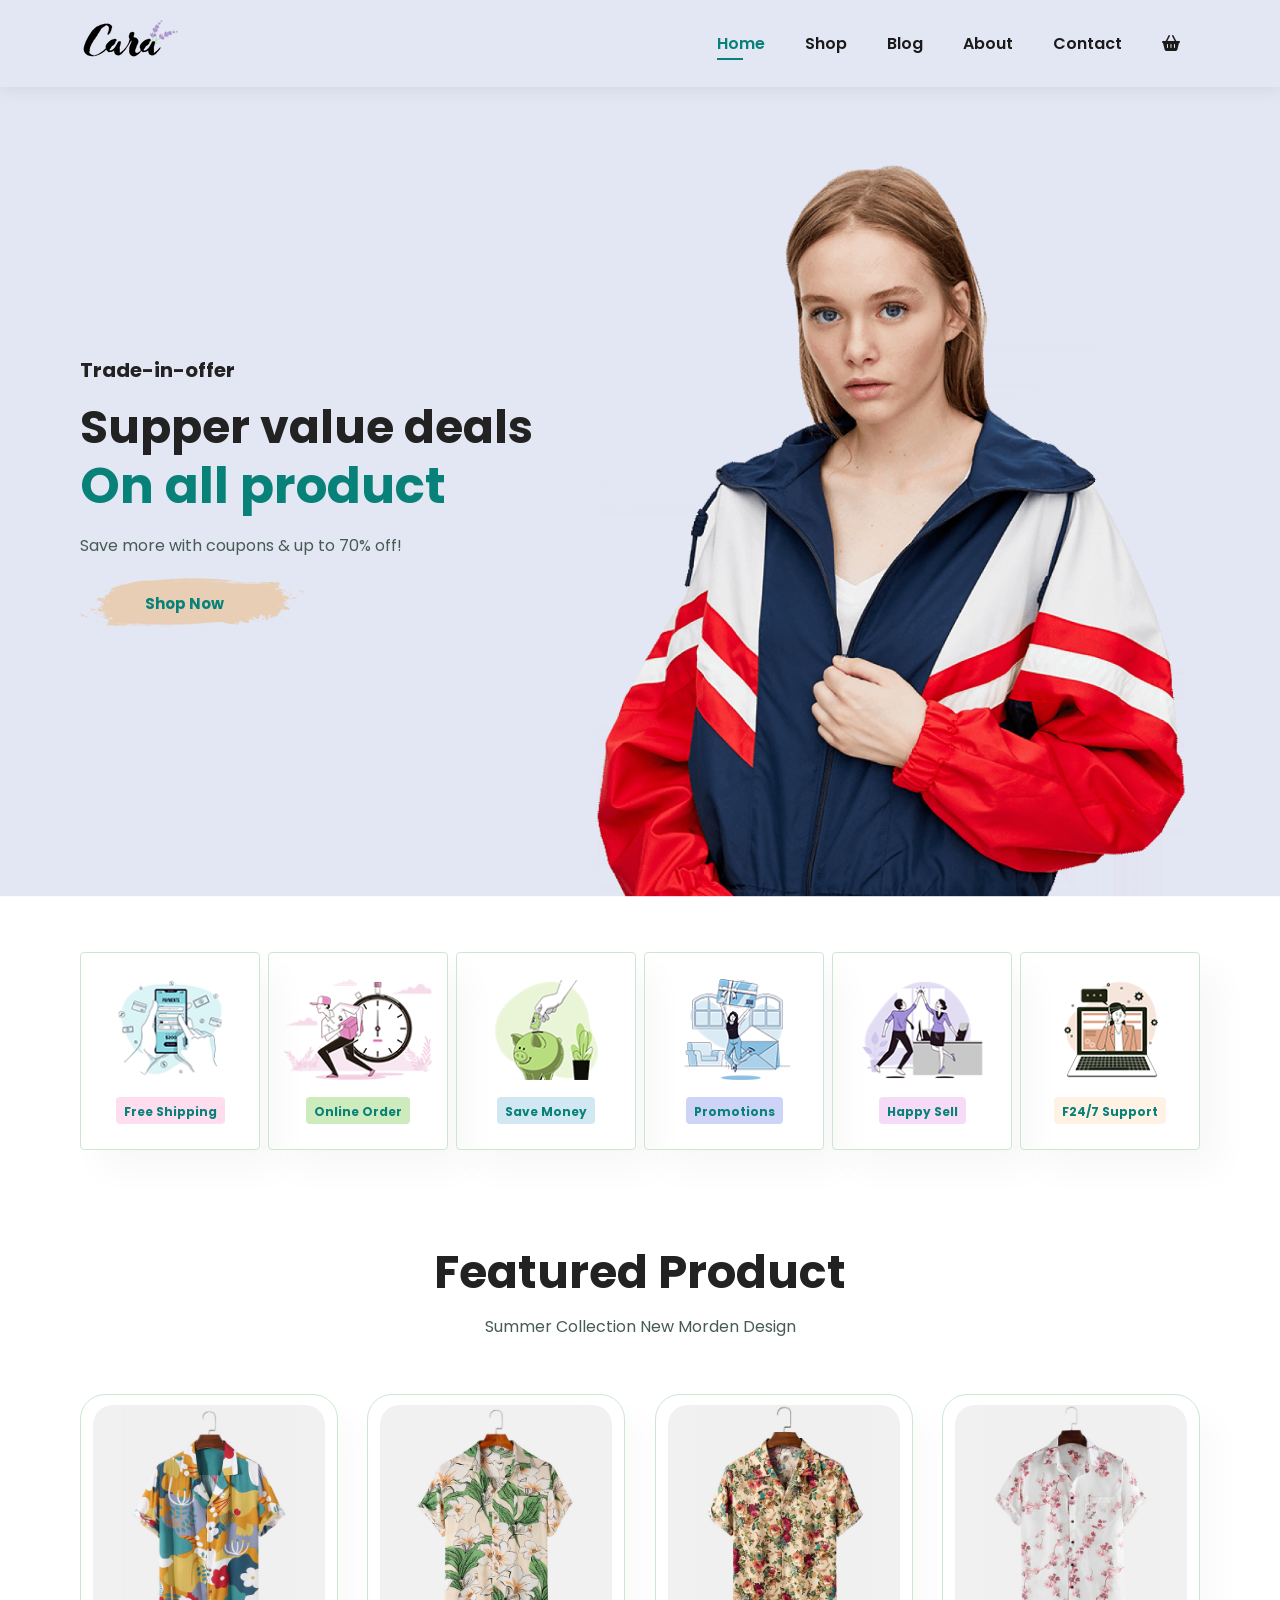
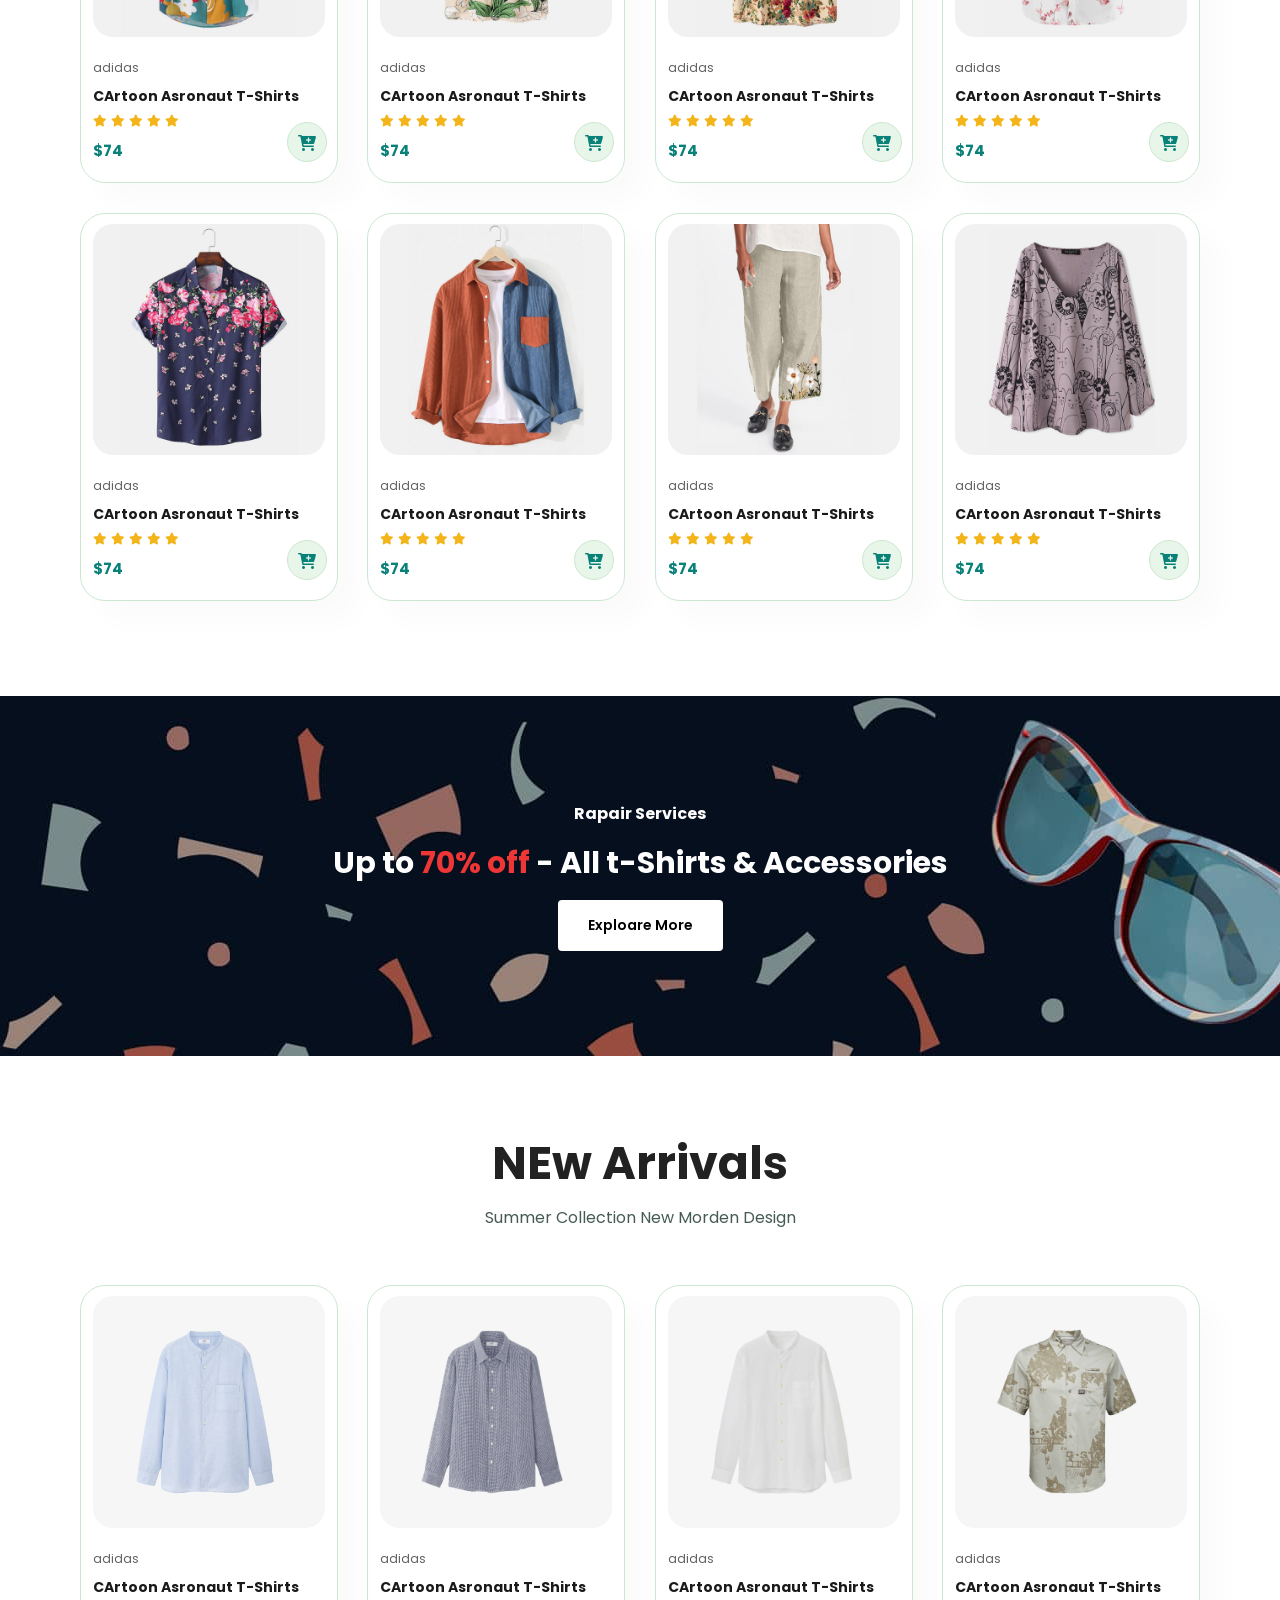
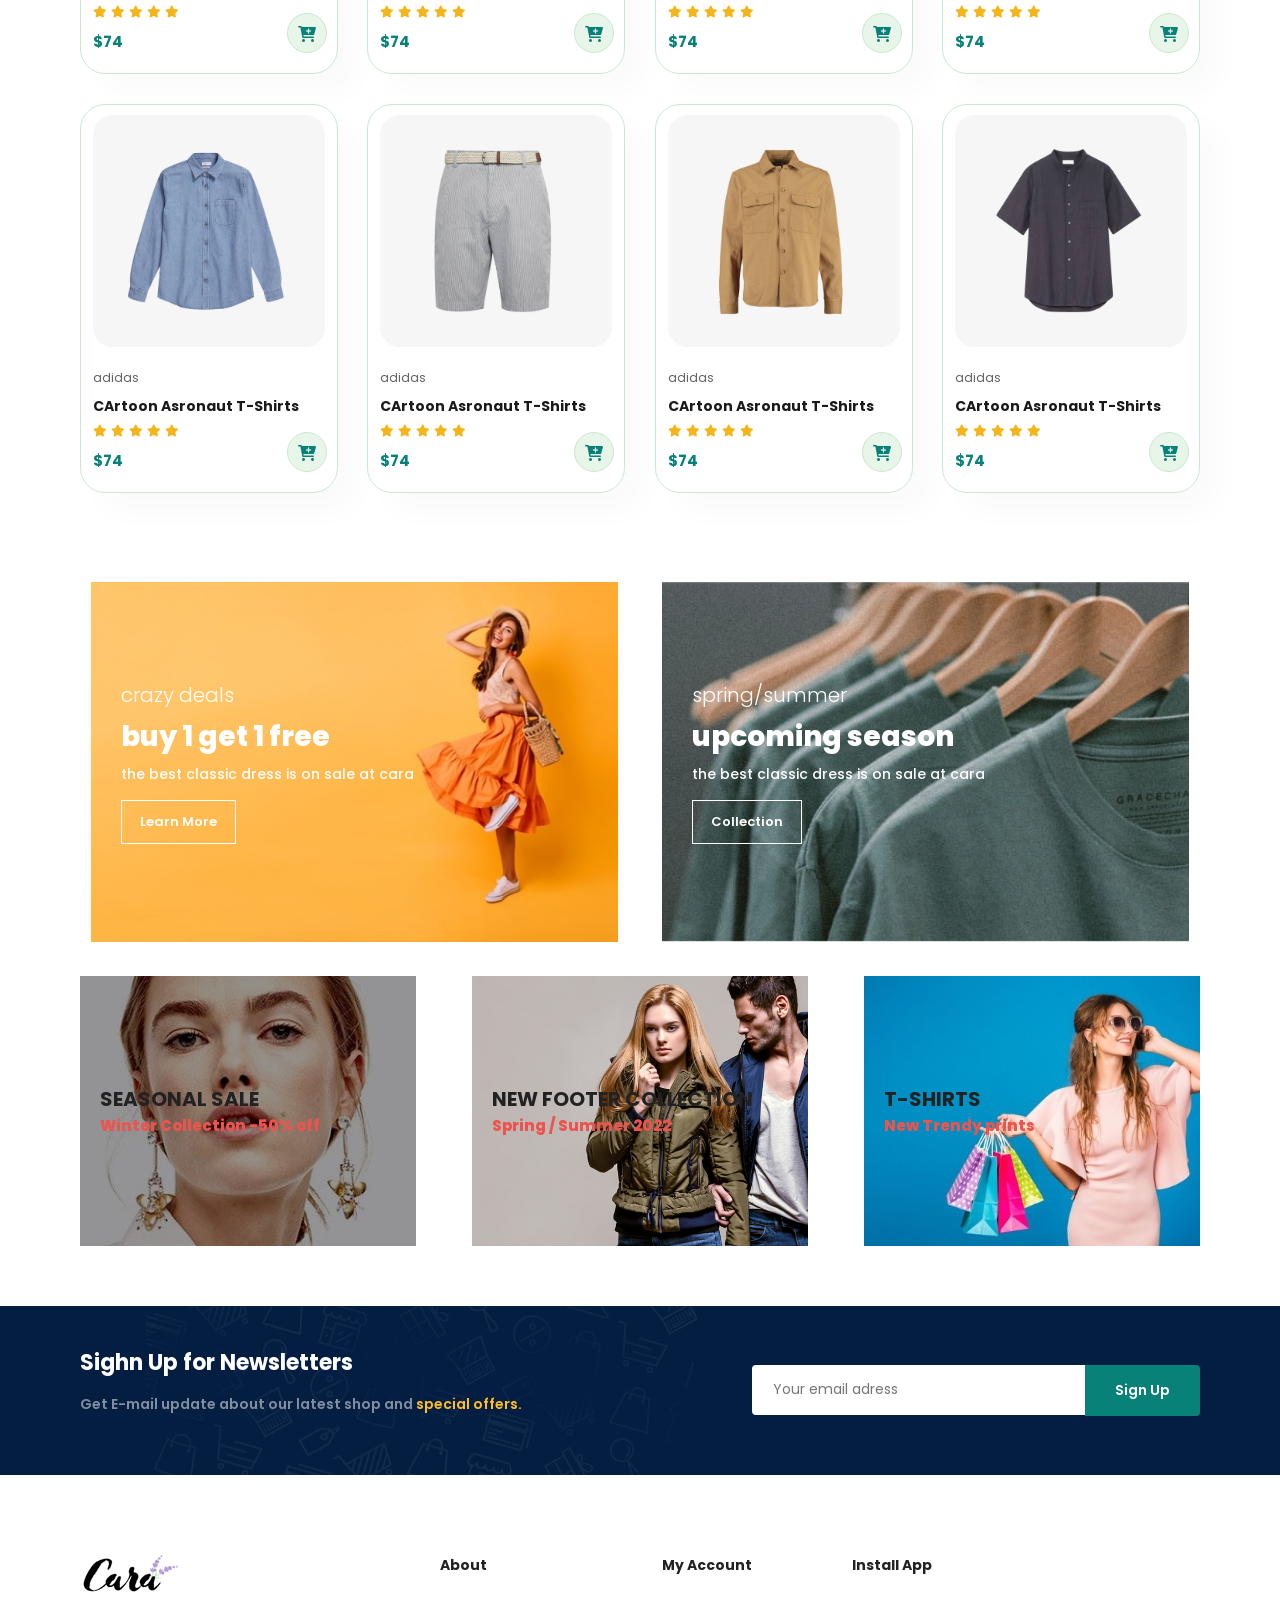
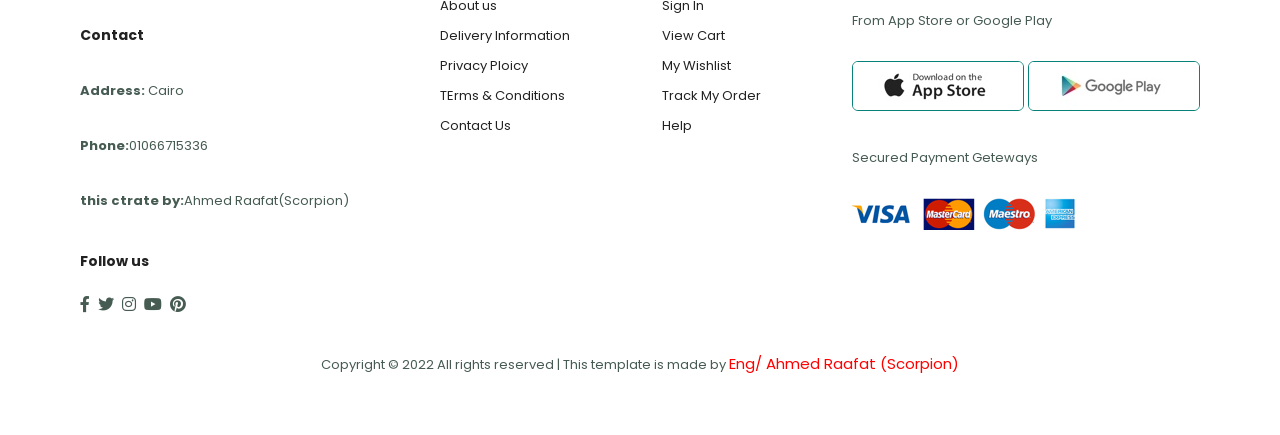
<file: index.html>
<!DOCTYPE html>
<html lang="en">
<head>
    <meta charset="UTF-8">
    <meta http-equiv="X-UA-Compatible" content="IE=edge">
    <meta name="viewport" content="width=device-width, initial-scale=1.0">
    <title>Document</title>
    <link rel="stylesheet" href="css/all.min.css">
    <link rel="stylesheet" href="css/style.css">
</head>
<body>
<!-- *************************SECTION HEADER********************* -->
    <section id="header">
        <a href="#"><img src="img/logo.png" class="logo" alt=""></a>
        <div>
            <ul id="navbar">
                <li><a class="active" href="index.html">Home</a></li>
                <li><a href="shop.html">Shop</a></li>
                <li><a  href="blog.html">Blog</a></li>
                <!-- <li><a class="active" href="blog.html">Blog</a></li> -->
                <li><a href="about.html">About</a></li>
                <li><a href="contact.html">Contact</a></li>
                <li id="lg-bag"><a href="cart.html"><i class="fa-solid fa-basket-shopping"></i></a></li>
                <a href="#" id="close"><i class="fa-solid fa-xmark"></i></a>
            </ul>
        </div>
        <div id="mobile">
            <a href="cart.html" ><i class="fa-solid fa-basket-shopping"></i></a>
            <i id="bar"  class="fas fa-outdent"></i>
        </div>
    </section>
<!-- *************************SECTION HERO********************* -->
    <section id="hero">
        <h4>Trade-in-offer</h4>
        <h2 >Supper value deals</h2>
        <h1>On all product</h1>
        <p>Save more with coupons & up to 70% off!</p>
        <button>Shop Now</button>
    </section>
<!-- *************************SECTION Feature********************* -->
    <section id="feature" class="secction-p1">
        <div class="fe-box">
            <img src="img/features/f1.png" alt="">
            <h6>Free Shipping</h6>
        </div>


        <div class="fe-box">
            <img src="img/features/f2.png" alt="">
            <h6>Online Order</h6>
        </div>


        <div class="fe-box">
            <img src="img/features/f3.png" alt="">
            <h6>Save Money</h6>
        </div>


        <div class="fe-box">
            <img src="img/features/f4.png" alt="">
            <h6>Promotions</h6>
        </div>


        <div class="fe-box">
            <img src="img/features/f5.png" alt="">
            <h6>Happy Sell</h6>
        </div>

        
        <div class="fe-box">
            <img src="img/features/f6.png" alt="">
            <h6>F24/7 Support</h6>
        </div>
    </section>
<!-- *************************SECTION Product1********************* -->
    <section id="product1" class="secction-p1">
        <h2>Featured Product</h2>
        <p>Summer Collection New Morden Design</p>
        <div class="pro-container">
            <div class="pro">
                <img src="img/products/f1.jpg" alt="">
                <div class="des">
                    <span>adidas</span>
                    <h5>CArtoon Asronaut T-Shirts</h5>
                    <div class="star">
                        <i class="fa-solid fa-star"></i>
                        <i class="fa-solid fa-star"></i>
                        <i class="fa-solid fa-star"></i>
                        <i class="fa-solid fa-star"></i>
                        <i class="fa-solid fa-star"></i>
                    </div>
                    <h4>$74</h4>
                </div>
                <a href="#"><i class="fa-solid fa-cart-plus cart"></i></a>
            </div>
            <div class="pro">
                <img src="img/products/f2.jpg" alt="">
                <div class="des">
                    <span>adidas</span>
                    <h5>CArtoon Asronaut T-Shirts</h5>
                    <div class="star">
                        <i class="fa-solid fa-star"></i>
                        <i class="fa-solid fa-star"></i>
                        <i class="fa-solid fa-star"></i>
                        <i class="fa-solid fa-star"></i>
                        <i class="fa-solid fa-star"></i>
                    </div>
                    <h4>$74</h4>
                </div>
                <a href="#"><i class="fa-solid fa-cart-plus cart"></i></a>
            </div>
            <div class="pro">
                <img src="img/products/f3.jpg" alt="">
                <div class="des">
                    <span>adidas</span>
                    <h5>CArtoon Asronaut T-Shirts</h5>
                    <div class="star">
                        <i class="fa-solid fa-star"></i>
                        <i class="fa-solid fa-star"></i>
                        <i class="fa-solid fa-star"></i>
                        <i class="fa-solid fa-star"></i>
                        <i class="fa-solid fa-star"></i>
                    </div>
                    <h4>$74</h4>
                </div>
                <a href="#"><i class="fa-solid fa-cart-plus cart"></i></a>
            </div>
            <div class="pro">
                <img src="img/products/f4.jpg" alt="">
                <div class="des">
                    <span>adidas</span>
                    <h5>CArtoon Asronaut T-Shirts</h5>
                    <div class="star">
                        <i class="fa-solid fa-star"></i>
                        <i class="fa-solid fa-star"></i>
                        <i class="fa-solid fa-star"></i>
                        <i class="fa-solid fa-star"></i>
                        <i class="fa-solid fa-star"></i>
                    </div>
                    <h4>$74</h4>
                </div>
                <a href="#"><i class="fa-solid fa-cart-plus cart"></i></a>
            </div>
            <div class="pro">
                <img src="img/products/f5.jpg" alt="">
                <div class="des">
                    <span>adidas</span>
                    <h5>CArtoon Asronaut T-Shirts</h5>
                    <div class="star">
                        <i class="fa-solid fa-star"></i>
                        <i class="fa-solid fa-star"></i>
                        <i class="fa-solid fa-star"></i>
                        <i class="fa-solid fa-star"></i>
                        <i class="fa-solid fa-star"></i>
                    </div>
                    <h4>$74</h4>
                </div>
                <a href="#"><i class="fa-solid fa-cart-plus cart"></i></a>
            </div>
            <div class="pro">
                <img src="img/products/f6.jpg" alt="">
                <div class="des">
                    <span>adidas</span>
                    <h5>CArtoon Asronaut T-Shirts</h5>
                    <div class="star">
                        <i class="fa-solid fa-star"></i>
                        <i class="fa-solid fa-star"></i>
                        <i class="fa-solid fa-star"></i>
                        <i class="fa-solid fa-star"></i>
                        <i class="fa-solid fa-star"></i>
                    </div>
                    <h4>$74</h4>
                </div>
                <a href="#"><i class="fa-solid fa-cart-plus cart"></i></a>
            </div>
            <div class="pro">
                <img src="img/products/f7.jpg" alt="">
                <div class="des">
                    <span>adidas</span>
                    <h5>CArtoon Asronaut T-Shirts</h5>
                    <div class="star">
                        <i class="fa-solid fa-star"></i>
                        <i class="fa-solid fa-star"></i>
                        <i class="fa-solid fa-star"></i>
                        <i class="fa-solid fa-star"></i>
                        <i class="fa-solid fa-star"></i>
                    </div>
                    <h4>$74</h4>
                </div>
                <a href="#"><i class="fa-solid fa-cart-plus cart"></i></a>
            </div>
            <div class="pro">
                <img src="img/products/f8.jpg" alt="">
                <div class="des">
                    <span>adidas</span>
                    <h5>CArtoon Asronaut T-Shirts</h5>
                    <div class="star">
                        <i class="fa-solid fa-star"></i>
                        <i class="fa-solid fa-star"></i>
                        <i class="fa-solid fa-star"></i>
                        <i class="fa-solid fa-star"></i>
                        <i class="fa-solid fa-star"></i>
                    </div>
                    <h4>$74</h4>
                </div>
                <a href="#"><i class="fa-solid fa-cart-plus cart"></i></a>
            </div>
            
        </div>
    </section>
<!-- *************************SECTION Banner********************* -->
    <section id="banner" class="secction-m1">
        <h4>Rapair Services</h4>
        <h2>Up to <span>70% off</span>  - All t-Shirts & Accessories</h2>
        <button class="normal">Exploare More</button>
    </section>
<!-- *************************SECTION Product2********************* -->
<section id="product1" class="secction-p1">
    <h2>NEw Arrivals</h2>
    <p>Summer Collection New Morden Design</p>
    <div class="pro-container">
        <div class="pro">
            <img src="img/products/n1.jpg" alt="">
            <div class="des">
                <span>adidas</span>
                <h5>CArtoon Asronaut T-Shirts</h5>
                <div class="star">
                    <i class="fa-solid fa-star"></i>
                    <i class="fa-solid fa-star"></i>
                    <i class="fa-solid fa-star"></i>
                    <i class="fa-solid fa-star"></i>
                    <i class="fa-solid fa-star"></i>
                </div>
                <h4>$74</h4>
            </div>
            <a href="#"><i class="fa-solid fa-cart-plus cart"></i></a>
        </div>
        <div class="pro">
            <img src="img/products/n2.jpg" alt="">
            <div class="des">
                <span>adidas</span>
                <h5>CArtoon Asronaut T-Shirts</h5>
                <div class="star">
                    <i class="fa-solid fa-star"></i>
                    <i class="fa-solid fa-star"></i>
                    <i class="fa-solid fa-star"></i>
                    <i class="fa-solid fa-star"></i>
                    <i class="fa-solid fa-star"></i>
                </div>
                <h4>$74</h4>
            </div>
            <a href="#"><i class="fa-solid fa-cart-plus cart"></i></a>
        </div>
        <div class="pro">
            <img src="img/products/n3.jpg" alt="">
            <div class="des">
                <span>adidas</span>
                <h5>CArtoon Asronaut T-Shirts</h5>
                <div class="star">
                    <i class="fa-solid fa-star"></i>
                    <i class="fa-solid fa-star"></i>
                    <i class="fa-solid fa-star"></i>
                    <i class="fa-solid fa-star"></i>
                    <i class="fa-solid fa-star"></i>
                </div>
                <h4>$74</h4>
            </div>
            <a href="#"><i class="fa-solid fa-cart-plus cart"></i></a>
        </div>
        <div class="pro">
            <img src="img/products/n4.jpg" alt="">
            <div class="des">
                <span>adidas</span>
                <h5>CArtoon Asronaut T-Shirts</h5>
                <div class="star">
                    <i class="fa-solid fa-star"></i>
                    <i class="fa-solid fa-star"></i>
                    <i class="fa-solid fa-star"></i>
                    <i class="fa-solid fa-star"></i>
                    <i class="fa-solid fa-star"></i>
                </div>
                <h4>$74</h4>
            </div>
            <a href="#"><i class="fa-solid fa-cart-plus cart"></i></a>
        </div>
        <div class="pro">
            <img src="img/products/n5.jpg" alt="">
            <div class="des">
                <span>adidas</span>
                <h5>CArtoon Asronaut T-Shirts</h5>
                <div class="star">
                    <i class="fa-solid fa-star"></i>
                    <i class="fa-solid fa-star"></i>
                    <i class="fa-solid fa-star"></i>
                    <i class="fa-solid fa-star"></i>
                    <i class="fa-solid fa-star"></i>
                </div>
                <h4>$74</h4>
            </div>
            <a href="#"><i class="fa-solid fa-cart-plus cart"></i></a>
        </div>
        <div class="pro">
            <img src="img/products/n6.jpg" alt="">
            <div class="des">
                <span>adidas</span>
                <h5>CArtoon Asronaut T-Shirts</h5>
                <div class="star">
                    <i class="fa-solid fa-star"></i>
                    <i class="fa-solid fa-star"></i>
                    <i class="fa-solid fa-star"></i>
                    <i class="fa-solid fa-star"></i>
                    <i class="fa-solid fa-star"></i>
                </div>
                <h4>$74</h4>
            </div>
            <a href="#"><i class="fa-solid fa-cart-plus cart"></i></a>
        </div>
        <div class="pro">
            <img src="img/products/n7.jpg" alt="">
            <div class="des">
                <span>adidas</span>
                <h5>CArtoon Asronaut T-Shirts</h5>
                <div class="star">
                    <i class="fa-solid fa-star"></i>
                    <i class="fa-solid fa-star"></i>
                    <i class="fa-solid fa-star"></i>
                    <i class="fa-solid fa-star"></i>
                    <i class="fa-solid fa-star"></i>
                </div>
                <h4>$74</h4>
            </div>
            <a href="#"><i class="fa-solid fa-cart-plus cart"></i></a>
        </div>
        <div class="pro">
            <img src="img/products/n8.jpg" alt="">
            <div class="des">
                <span>adidas</span>
                <h5>CArtoon Asronaut T-Shirts</h5>
                <div class="star">
                    <i class="fa-solid fa-star"></i>
                    <i class="fa-solid fa-star"></i>
                    <i class="fa-solid fa-star"></i>
                    <i class="fa-solid fa-star"></i>
                    <i class="fa-solid fa-star"></i>
                </div>
                <h4>$74</h4>
            </div>
            <a href="#"><i class="fa-solid fa-cart-plus cart"></i></a>
        </div>
    </div>
</section>
<!-- *************************SECTION sm-Banner********************* -->
<!-- 
<section id="sm-banner"  class="secction-p1">
    <div class="banner-box">
        <h4>crazy deals</h4>
        <h2>buy 1 get 1 free</h2>
        <span>The best calssic dress is on sale at care</span>
        <button class="white">Learn more</button>
    </div>
    <div class="banner-box banner-box2">
        <h4>Summer/Spring</h4>
        <h2>UPcomming season</h2>
        <span>The best calssic dress is on sale at care</span>
        <button class="white">Collection</button>
    </div>
</section> -->

<section id="sm-banner" >
    <div class="banner-box">
    <h4>crazy deals</h4>
    <h2>buy 1 get 1 free</h2>
    <span>the best classic dress is on sale at cara</span>
    <button class="white">Learn More</button>
    </div>
    <div class="banner-box banner-box2">
    <h4>spring/summer</h4>
    <h2>upcoming season</h2>
    <span>the best classic dress is on sale at cara</span>
    <button class="white">Collection</button>
    </div>
</section>

<section id="banner3">
    <div class="banner-box">
        <h4>SEASONAL SALE</h4>
        <h3>Winter Collection -50% off</h3>
    </div>
    <div class="banner-box banner-box2">
        <h4>NEW FOOTER COLLECTION</h4>
        <h3>Spring / Summer 2022</h3>
    </div>
    <div class="banner-box banner-box3">
        <h4>T-SHIRTS</h4>
        <h3>New Trendy prints</h3>
    </div>
</section>
<!-- *************************SECTION Sighm-UP********************* -->
    <section id="newsletter" class="secction-p1 secction-m1">
        <div class="newstext">
            <h4>Sighn Up for Newsletters</h4>
            <p>Get E-mail update about our latest shop and <span>special offers.</span></p>
        </div>
        <div class="form">
            <input type="text" placeholder="Your email adress">
            <button class="normal">Sign Up</button>
        </div>
    </section>
<!-- *************************SECTION Footer********************* -->
<footer class="secction-p1">
        <div class="col">
            <img class="logo" src="img/logo.png" alt="">
            <h4>Contact</h4>
            <p><strong>Address:</strong> Cairo</p>
            <p><strong>Phone:</strong>01066715336</p>
            <p><strong>this ctrate by:</strong>Ahmed Raafat(Scorpion)</p>
            <div class="follow">
                <h4>Follow us</h4>
                <div class="icon">
                    <i class="fa-brands fa-facebook-f"></i>
                    <i class="fa-brands fa-twitter"></i>
                    <i class="fa-brands fa-instagram"></i>
                    <i class="fa-brands fa-youtube"></i>
                    <i class="fa-brands fa-pinterest"></i>
                </div>
            </div>
        </div>
        <div class="col">
            <h4>About</h4>
            <a href="#">About us</a>
            <a href="#">Delivery Information</a>
            <a href="#">Privacy Ploicy</a>
            <a href="#">TErms & Conditions</a>
            <a href="#">Contact Us</a>
        </div>

        <div class="col">
            <h4>My Account</h4>
            <a href="#">Sign In</a>
            <a href="#">View Cart</a>
            <a href="#">My Wishlist</a>
            <a href="#">Track My Order</a>
            <a href="#">Help</a>
        </div>

        <div class="col install">
            <h4>Install App</h4>
            <p>From App Store or Google Play</p>
            <div class="row">
                <img src="img/pay/app.jpg" alt="">
                <img src="img/pay/play.jpg" alt="">
            </div>
            <p>Secured Payment Geteways</p>
            <img src="img/pay/pay.png" alt="">
        </div>
        <div class="copyright">
            <p>
                Copyright &copy; 2022 All rights reserved | This template is made by
                <span>Eng/ Ahmed Raafat (Scorpion)</span>
            </p> 
        </div>
    </footer>
    <script src="main.js"></script>
</body>
</html>
</file>
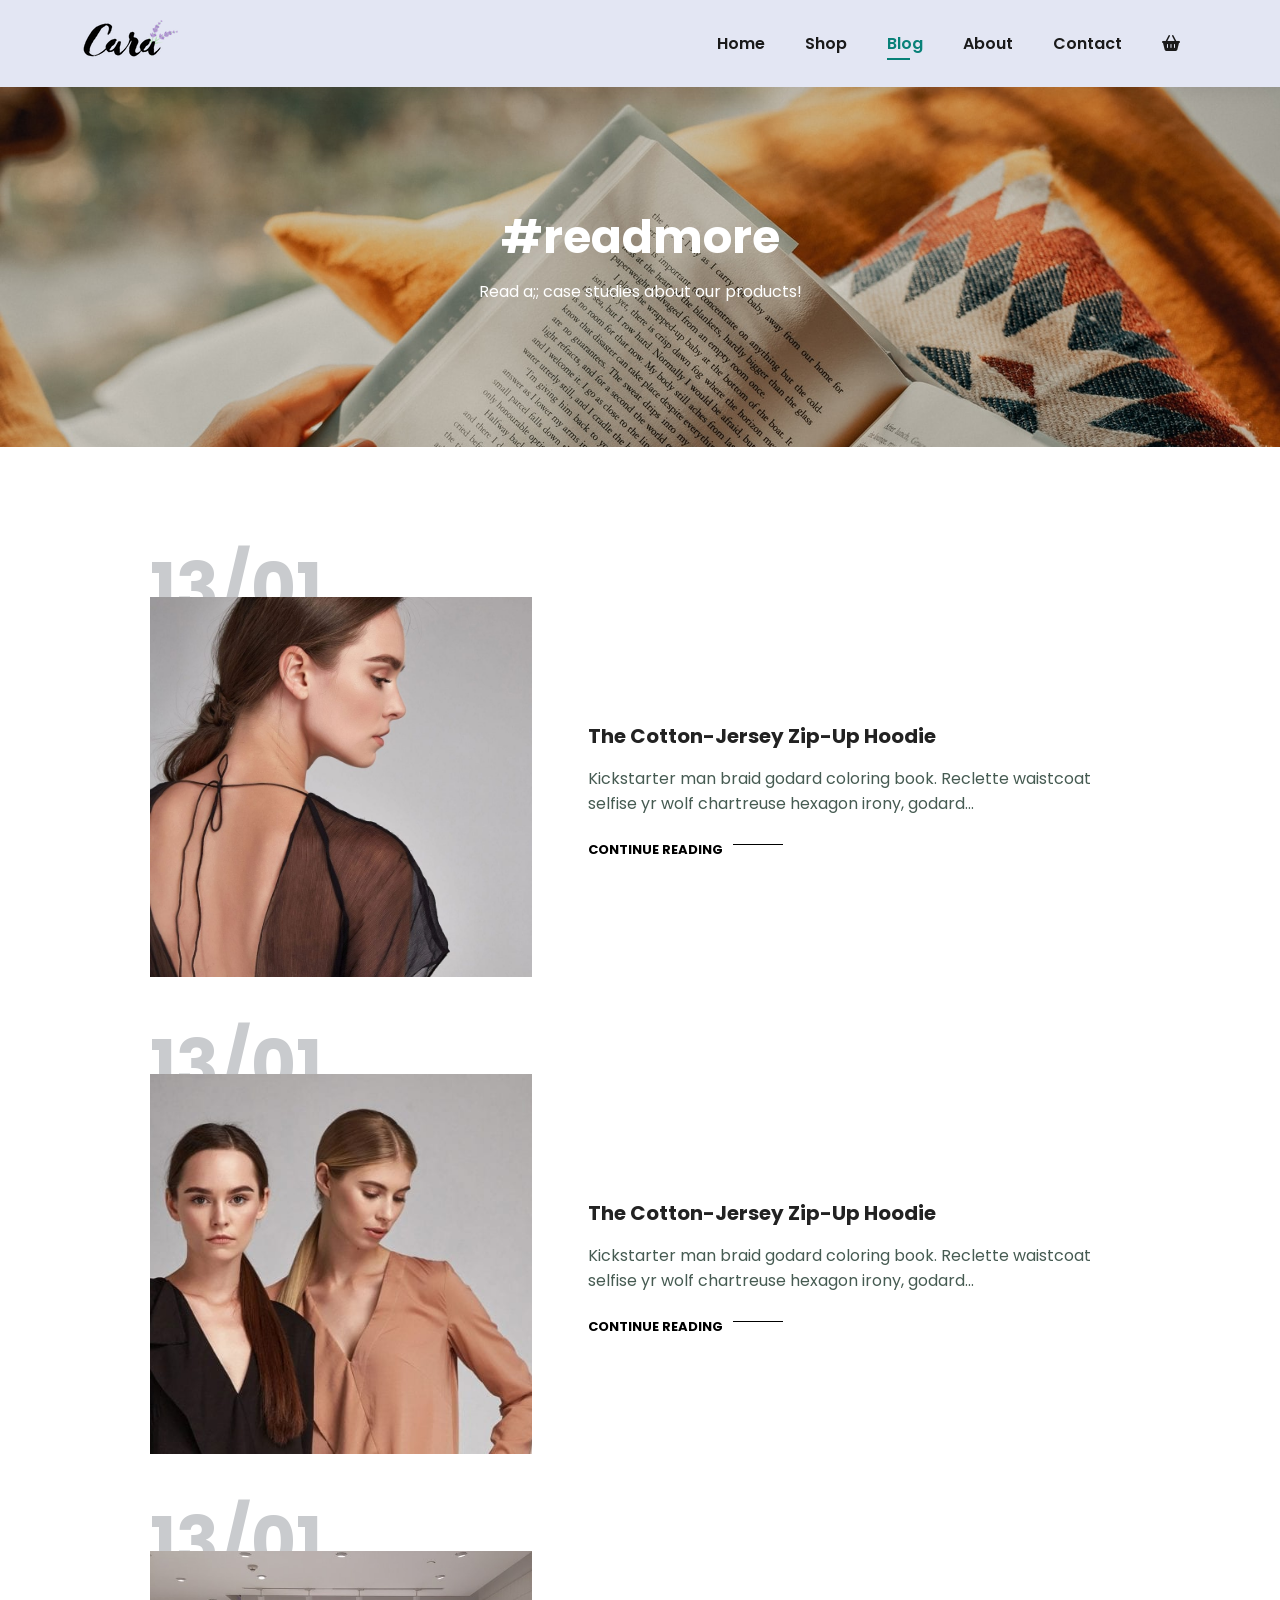
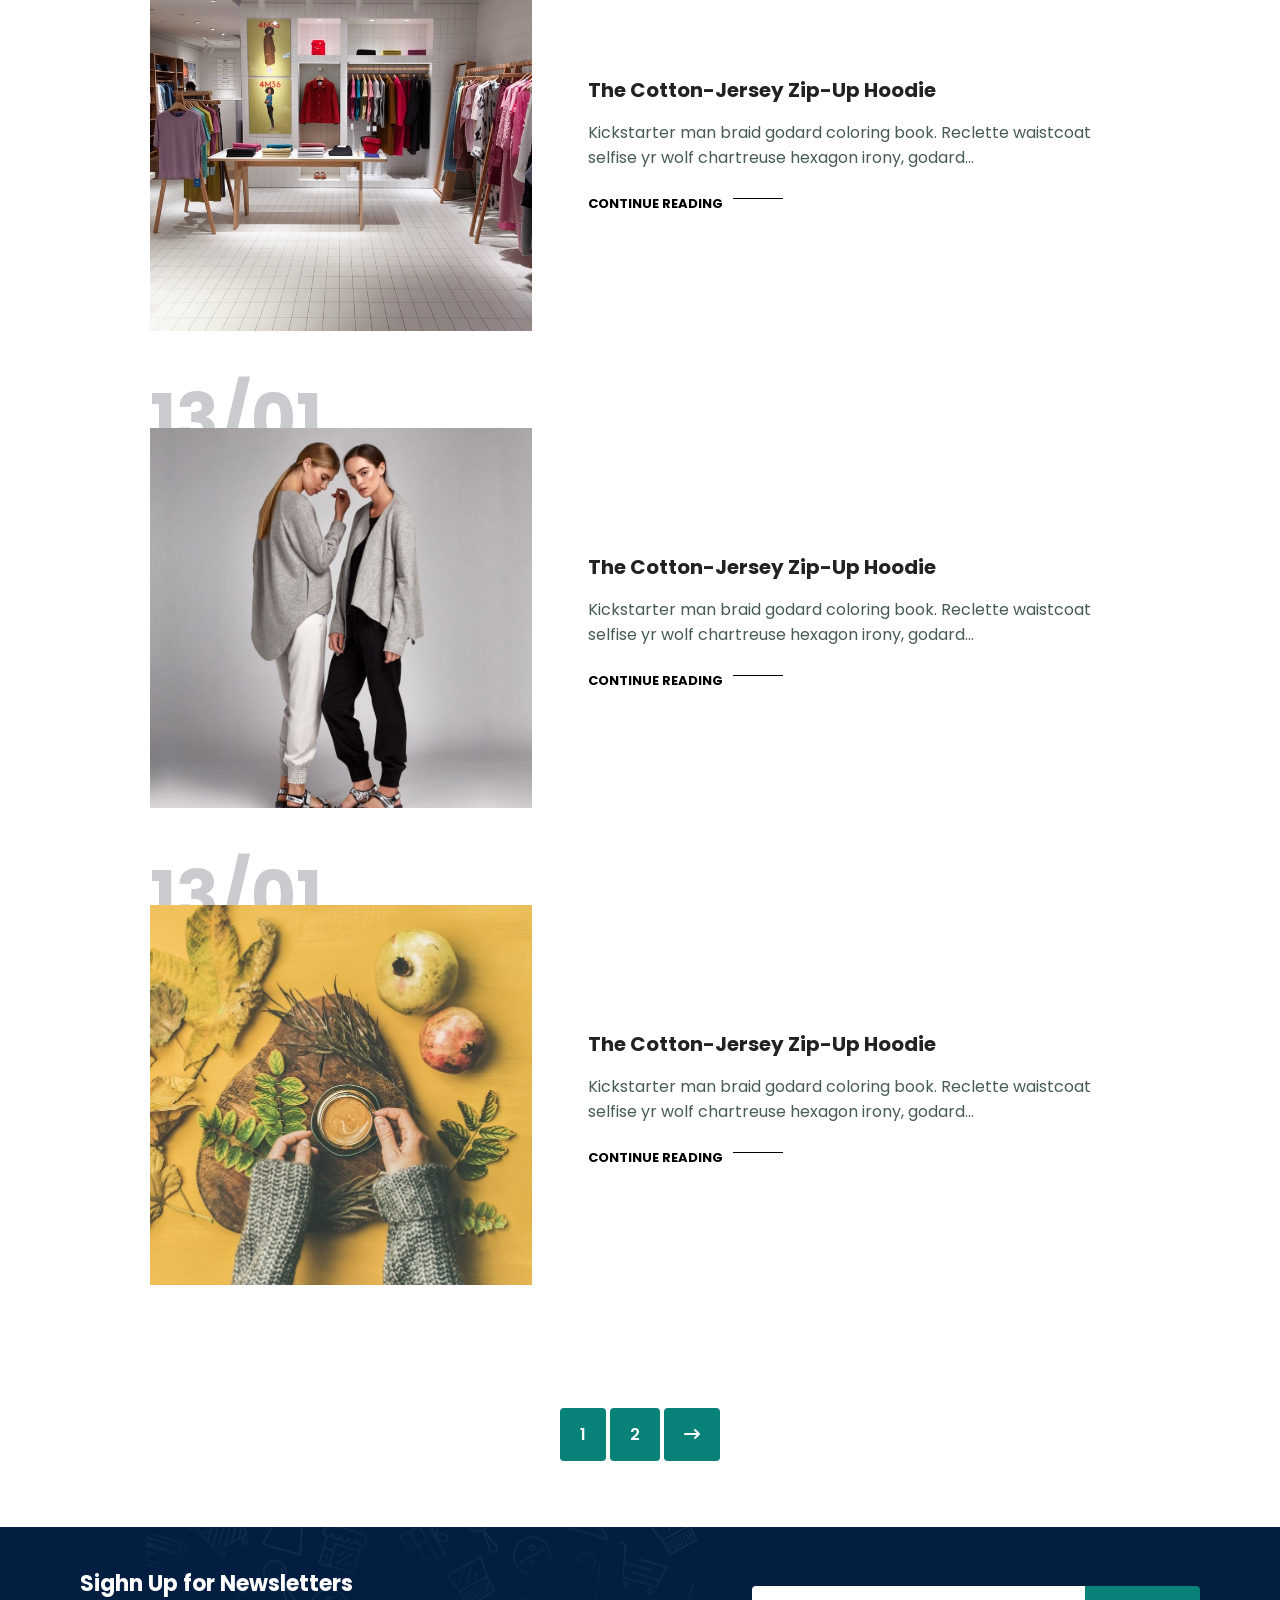
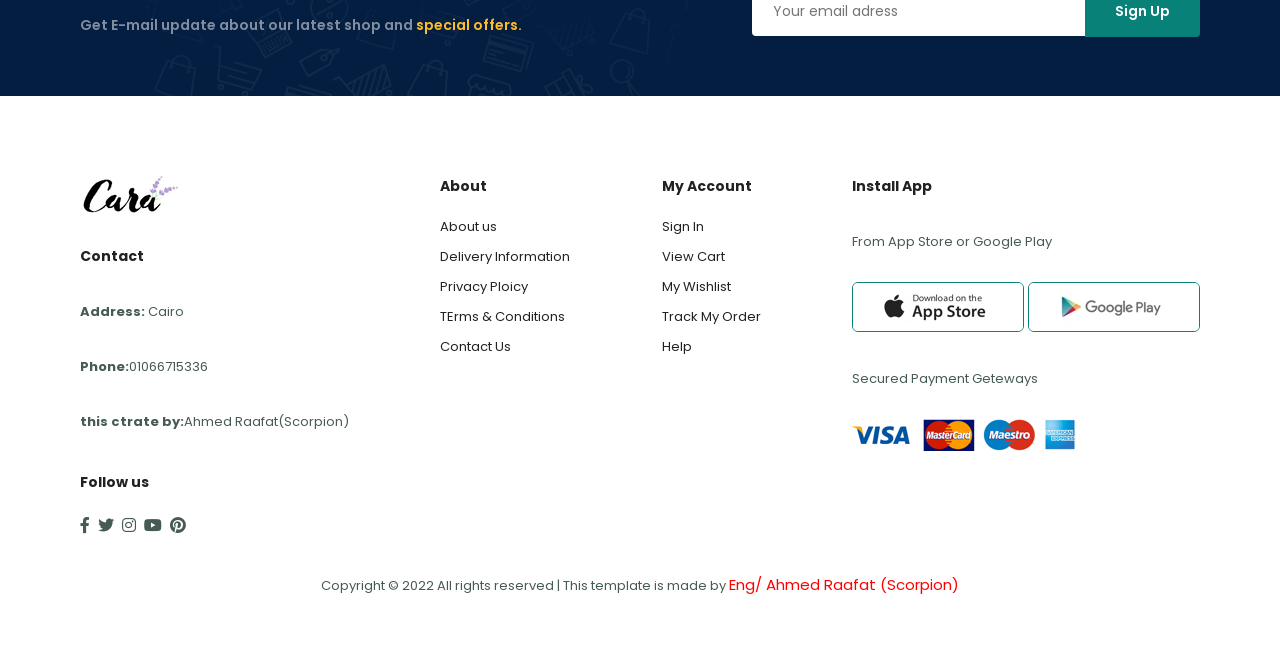
<file: blog.html>
<!DOCTYPE html>
<html lang="en">
<head>
    <meta charset="UTF-8">
    <meta http-equiv="X-UA-Compatible" content="IE=edge">
    <meta name="viewport" content="width=device-width, initial-scale=1.0">
    <title>Document</title>
    <link rel="stylesheet" href="css/all.min.css">
    <link rel="stylesheet" href="css/style.css">
</head>
<body>
<!-- *************************SECTION HEADER********************* -->
    <section id="header">
        <a href="#"><img src="img/logo.png" class="logo" alt=""></a>
        <div>
            <ul id="navbar">
                <li><a  href="index.html">Home</a></li>
                <li><a  href="shop.html">Shop</a></li>
                <li><a class="active" href="blog.html">Blog</a></li>
                <li><a href="about.html">About</a></li>
                <li><a href="contact.html">Contact</a></li>
                <li id="lg-bag"><a href="cart.html"><i class="fa-solid fa-basket-shopping"></i></a></li>
                <a href="#" id="close"><i class="fa-solid fa-xmark"></i></a>
            </ul>
        </div>
        <div id="mobile">
            <a href="cart.html" ><i class="fa-solid fa-basket-shopping"></i></a>
            <i id="bar"  class="fas fa-outdent"></i>
        </div>
    </section>
<!-- *************************SECTION HERO********************* -->
    <section id="page-header" class="blog-header">
        <h2 >#readmore</h2>
        <p>Read a;; case studies about our products!</p>
    </section>

<!-- *************************BLOG********************* -->

<section id="blog">
    <div class="blog-box">
        <div class="blog-img">
            <img src="img/blog/b1.jpg" alt="">
        </div>
        <div class="blog-derails">
            <h4>The Cotton-Jersey Zip-Up Hoodie</h4>
            <p>Kickstarter man braid godard coloring book. Reclette waistcoat selfise
                yr wolf chartreuse hexagon irony, godard...</p>
                <a href="#">CONTINUE READING</a>
        </div>
        <h1>13/01</h1>
    </div>

    <div class="blog-box">
        <div class="blog-img">
            <img src="img/blog/b2.jpg" alt="">
        </div>
        <div class="blog-derails">
            <h4>The Cotton-Jersey Zip-Up Hoodie</h4>
            <p>Kickstarter man braid godard coloring book. Reclette waistcoat selfise
                yr wolf chartreuse hexagon irony, godard...</p>
                <a href="#">CONTINUE READING</a>
        </div>
        <h1>13/01</h1>
    </div>

    <div class="blog-box">
        <div class="blog-img">
            <img src="img/blog/b3.jpg" alt="">
        </div>
        <div class="blog-derails">
            <h4>The Cotton-Jersey Zip-Up Hoodie</h4>
            <p>Kickstarter man braid godard coloring book. Reclette waistcoat selfise
                yr wolf chartreuse hexagon irony, godard...</p>
                <a href="#">CONTINUE READING</a>
        </div>
        <h1>13/01</h1>
    </div>

    <div class="blog-box">
        <div class="blog-img">
            <img src="img/blog/b4.jpg" alt="">
        </div>
        <div class="blog-derails">
            <h4>The Cotton-Jersey Zip-Up Hoodie</h4>
            <p>Kickstarter man braid godard coloring book. Reclette waistcoat selfise
                yr wolf chartreuse hexagon irony, godard...</p>
                <a href="#">CONTINUE READING</a>
        </div>
        <h1>13/01</h1>
    </div>

    <div class="blog-box">
        <div class="blog-img">
            <img src="img/blog/b6.jpg" alt="">
        </div>
        <div class="blog-derails">
            <h4>The Cotton-Jersey Zip-Up Hoodie</h4>
            <p>Kickstarter man braid godard coloring book. Reclette waistcoat selfise
                yr wolf chartreuse hexagon irony, godard...</p>
                <a href="#">CONTINUE READING</a>
        </div>
        <h1>13/01</h1>
    </div>
</section>




<!-- *************************SECTION Sighm-UP********************* -->
<section id="pagination" class="secction-p1">
    <a href="#">1</a>
    <a href="#">2</a>
    <a href="#"><i class="fa-solid fa-arrow-right-long"></i></a>
</section>
<!-- *************************SECTION Sighm-UP********************* -->
    <section id="newsletter" class="secction-p1 secction-m1">
        <div class="newstext">
            <h4>Sighn Up for Newsletters</h4>
            <p>Get E-mail update about our latest shop and <span>special offers.</span></p>
        </div>
        <div class="form">
            <input type="text" placeholder="Your email adress">
            <button class="normal">Sign Up</button>
        </div>
    </section>
<!-- *************************SECTION Footer********************* -->
<footer class="secction-p1">
        <div class="col">
            <img class="logo" src="img/logo.png" alt="">
            <h4>Contact</h4>
            <p><strong>Address:</strong> Cairo</p>
            <p><strong>Phone:</strong>01066715336</p>
            <p><strong>this ctrate by:</strong>Ahmed Raafat(Scorpion)</p>
            <div class="follow">
                <h4>Follow us</h4>
                <div class="icon">
                    <i class="fa-brands fa-facebook-f"></i>
                    <i class="fa-brands fa-twitter"></i>
                    <i class="fa-brands fa-instagram"></i>
                    <i class="fa-brands fa-youtube"></i>
                    <i class="fa-brands fa-pinterest"></i>
                </div>
            </div>
        </div>
        <div class="col">
            <h4>About</h4>
            <a href="#">About us</a>
            <a href="#">Delivery Information</a>
            <a href="#">Privacy Ploicy</a>
            <a href="#">TErms & Conditions</a>
            <a href="#">Contact Us</a>
        </div>

        <div class="col">
            <h4>My Account</h4>
            <a href="#">Sign In</a>
            <a href="#">View Cart</a>
            <a href="#">My Wishlist</a>
            <a href="#">Track My Order</a>
            <a href="#">Help</a>
        </div>

        <div class="col install">
            <h4>Install App</h4>
            <p>From App Store or Google Play</p>
            <div class="row">
                <img src="img/pay/app.jpg" alt="">
                <img src="img/pay/play.jpg" alt="">
            </div>
            <p>Secured Payment Geteways</p>
            <img src="img/pay/pay.png" alt="">
        </div>
        <div class="copyright">
            <p>
                Copyright &copy; 2022 All rights reserved | This template is made by
                <span>Eng/ Ahmed Raafat (Scorpion)</span>
            </p> 
        </div>
    </footer>
    <script src="main.js"></script>
</body>
</html>
</file>
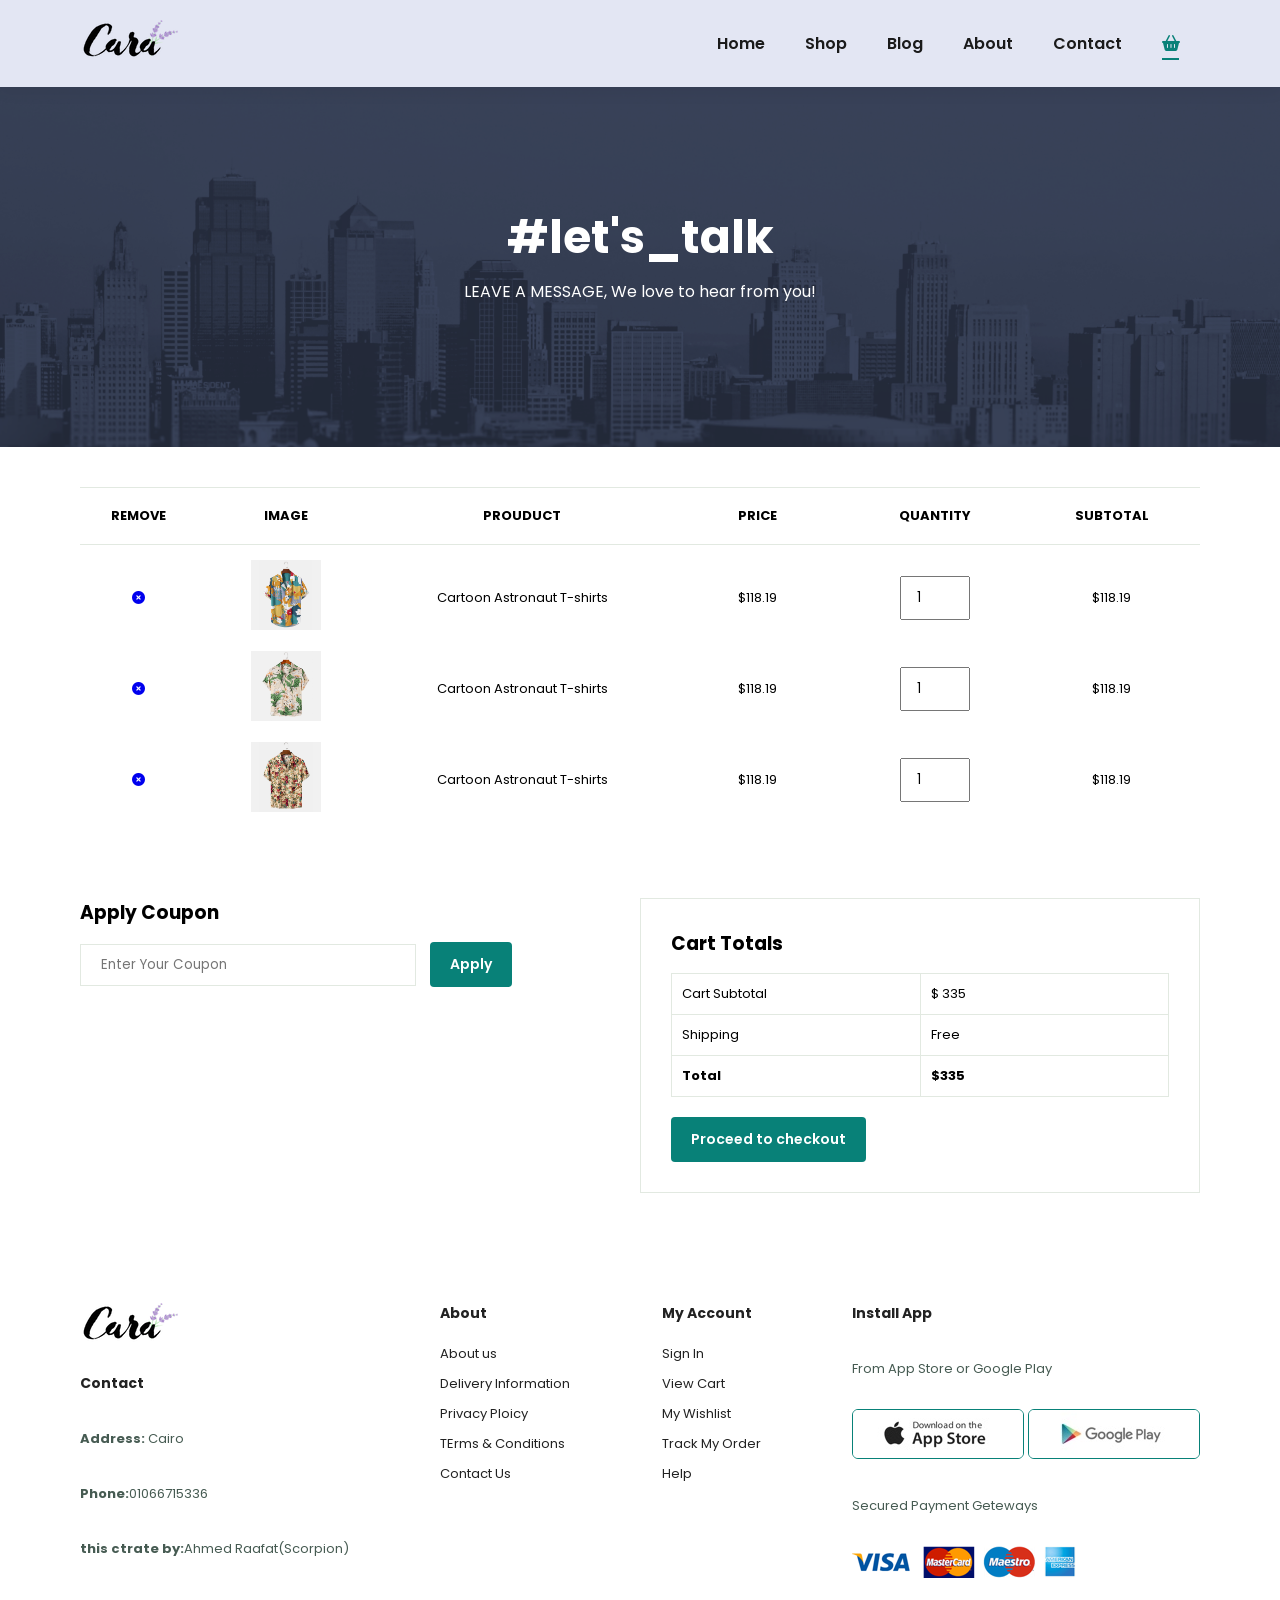
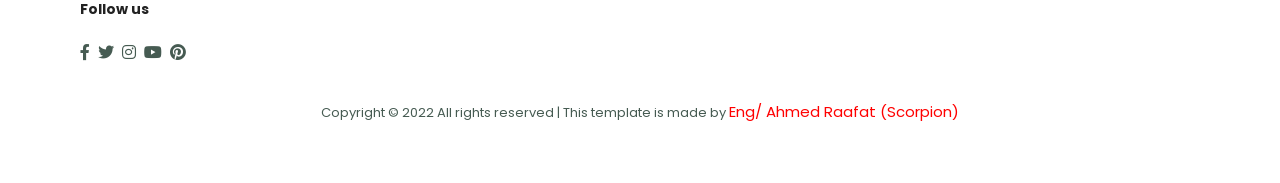
<file: cart.html>
<!DOCTYPE html>
<html lang="en">
<head>
    <meta charset="UTF-8">
    <meta http-equiv="X-UA-Compatible" content="IE=edge">
    <meta name="viewport" content="width=device-width, initial-scale=1.0">
    <title>Document</title>
    <link rel="stylesheet" href="css/all.min.css">
    <link rel="stylesheet" href="css/style.css">
</head>
<body>
<!-- *************************SECTION HEADER********************* -->
    <section id="header">
        <a href="#"><img src="img/logo.png" class="logo" alt=""></a>
        <div>
            <ul id="navbar">
                <li><a href="index.html">Home</a></li>
                <li><a href="shop.html">Shop</a></li>
                <li><a href="blog.html">Blog</a></li>
                <li><a href="about.html">About</a></li>
                <li><a href="contact.html">Contact</a></li>
                <li id="lg-bag"><a class="active" href="cart.html"><i class="fa-solid fa-basket-shopping"></i></a></li>
                <a href="#" id="close"><i class="fa-solid fa-xmark"></i></a>
            </ul>
        </div>
        <div id="mobile">
            <a href="cart.html" ><i class="fa-solid fa-basket-shopping"></i></a>
            <i id="bar"  class="fas fa-outdent"></i>
        </div>
    </section>
<!-- *************************SECTION HERO********************* -->
    <section id="page-header" class="about-header">
        <h2 >#let's_talk</h2>
        <p>LEAVE A MESSAGE, We love to hear from you!</p>
    </section>
<!-- *************************SECTION Cart********************* -->
<section id="cart" class="secction-p1">
    <table width="100%">
        <thead>
            <tr>
                <td>Remove</td>
                <td>Image</td>
                <td>Prouduct</td>
                <td>Price</td>
                <td>Quantity</td>
                <td>Subtotal</td>
            </tr>
        </thead>
        <tbody>
            <tr>
                <td><a href="#"><i class="fa-solid fa-circle-xmark"></i></a></td>
                <td><img src="img/products/f1.jpg" alt=""></td>
                <td>Cartoon Astronaut T-shirts</td>
                <td>$118.19</td>
                <td><input type="number" value="1"></td>
                <td>$118.19</td>
            </tr>
            <tr>
                <td><a href="#"><i class="fa-solid fa-circle-xmark"></i></a></td>
                <td><img src="img/products/f2.jpg" alt=""></td>
                <td>Cartoon Astronaut T-shirts</td>
                <td>$118.19</td>
                <td><input type="number" value="1"></td>
                <td>$118.19</td>
            </tr>
            <tr>
                <td><a href="#"><i class="fa-solid fa-circle-xmark"></i></a></td>
                <td><img src="img/products/f3.jpg" alt=""></td>
                <td>Cartoon Astronaut T-shirts</td>
                <td>$118.19</td>
                <td><input type="number" value="1"></td>
                <td>$118.19</td>
            </tr>
        </tbody>
    </table>
</section>

<!-- *************************SECTION Cart-add********************* -->
    <section id="cart-add" class="secction-p1">
        <div id="coupon">
            <h3>Apply Coupon</h3>
            <div>
                <input type="text" placeholder="Enter Your Coupon">
                <button class="normal">Apply</button>
            </div>
        </div>
        <div id="subtotal">
            <h3>Cart Totals</h3>
            <table>
                <tr>
                    <td>Cart Subtotal</td>
                    <td>$ 335</td>
                </tr>
                <tr>
                    <td>Shipping</td>
                    <td>Free</td>
                </tr>
                <tr>
                    <td><strong>Total</strong></td>
                    <td><strong>$335</strong></td>
                </tr>
            </table>
            <button class="normal">Proceed to checkout</button>
        </div>
    </section>















<!-- *************************SECTION Footer********************* -->
<footer class="secction-p1">
        <div class="col">
            <img class="logo" src="img/logo.png" alt="">
            <h4>Contact</h4>
            <p><strong>Address:</strong> Cairo</p>
            <p><strong>Phone:</strong>01066715336</p>
            <p><strong>this ctrate by:</strong>Ahmed Raafat(Scorpion)</p>
            <div class="follow">
                <h4>Follow us</h4>
                <div class="icon">
                    <i class="fa-brands fa-facebook-f"></i>
                    <i class="fa-brands fa-twitter"></i>
                    <i class="fa-brands fa-instagram"></i>
                    <i class="fa-brands fa-youtube"></i>
                    <i class="fa-brands fa-pinterest"></i>
                </div>
            </div>
        </div>
        <div class="col">
            <h4>About</h4>
            <a href="#">About us</a>
            <a href="#">Delivery Information</a>
            <a href="#">Privacy Ploicy</a>
            <a href="#">TErms & Conditions</a>
            <a href="#">Contact Us</a>
        </div>

        <div class="col">
            <h4>My Account</h4>
            <a href="#">Sign In</a>
            <a href="#">View Cart</a>
            <a href="#">My Wishlist</a>
            <a href="#">Track My Order</a>
            <a href="#">Help</a>
        </div>

        <div class="col install">
            <h4>Install App</h4>
            <p>From App Store or Google Play</p>
            <div class="row">
                <img src="img/pay/app.jpg" alt="">
                <img src="img/pay/play.jpg" alt="">
            </div>
            <p>Secured Payment Geteways</p>
            <img src="img/pay/pay.png" alt="">
        </div>
        <div class="copyright">
            <p>
                Copyright &copy; 2022 All rights reserved | This template is made by
                <span>Eng/ Ahmed Raafat (Scorpion)</span>
            </p> 
        </div>
    </footer>
    <script src="main.js"></script>
</body>
</html>
</file>
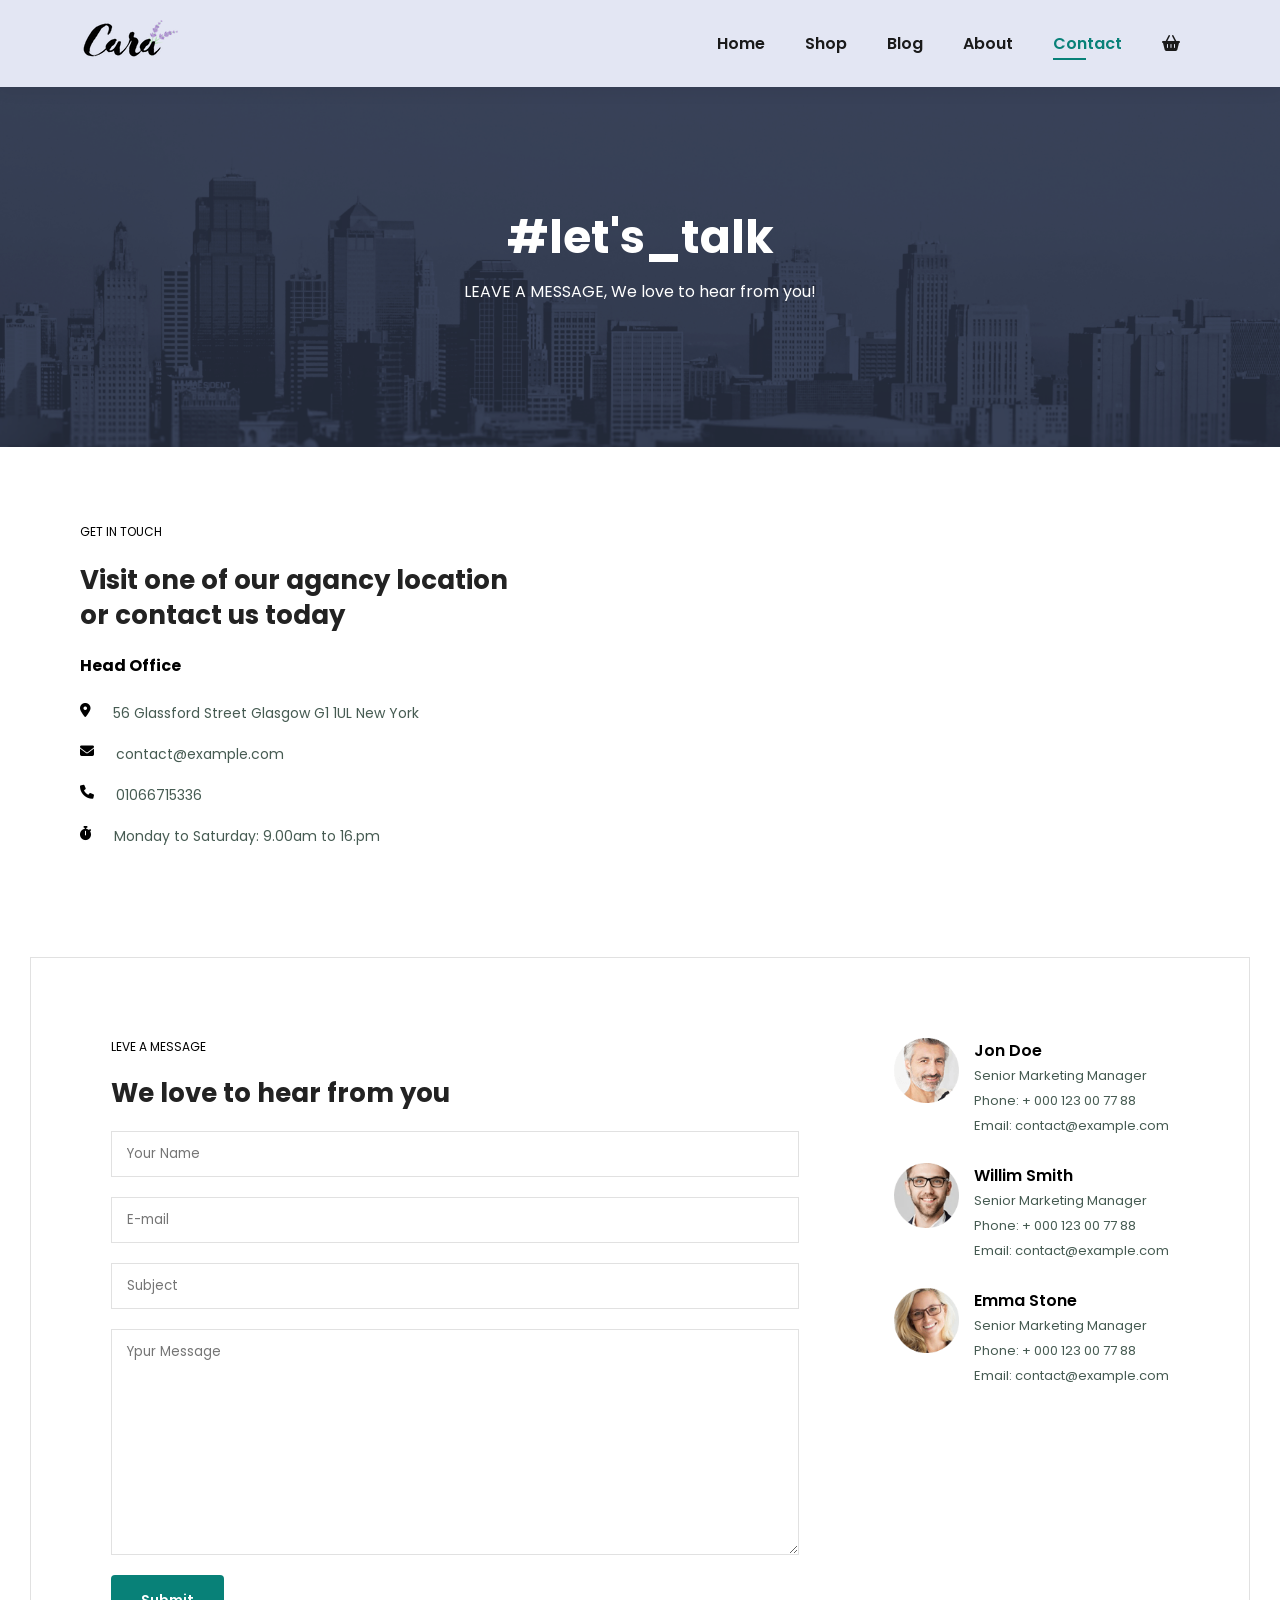
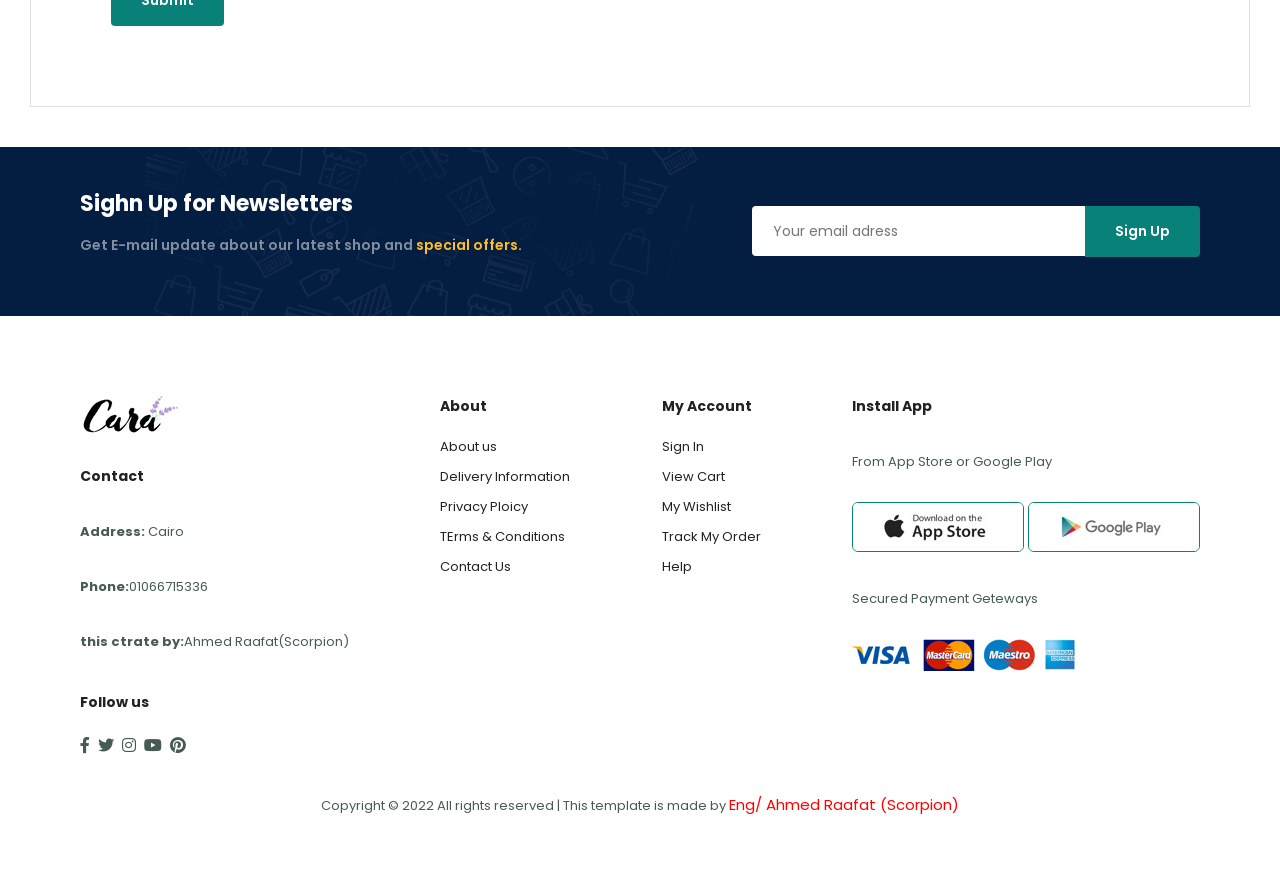
<file: contact.html>
<!DOCTYPE html>
<html lang="en">
<head>
    <meta charset="UTF-8">
    <meta http-equiv="X-UA-Compatible" content="IE=edge">
    <meta name="viewport" content="width=device-width, initial-scale=1.0">
    <title>Document</title>
    <link rel="stylesheet" href="css/all.min.css">
    <link rel="stylesheet" href="css/style.css">
</head>
<body>
<!-- *************************SECTION HEADER********************* -->
    <section id="header">
        <a href="#"><img src="img/logo.png" class="logo" alt=""></a>
        <div>
            <ul id="navbar">
                <li><a href="index.html">Home</a></li>
                <li><a href="shop.html">Shop</a></li>
                <li><a href="blog.html">Blog</a></li>
                <li><a href="about.html">About</a></li>
                <li><a class="active" href="contact.html">Contact</a></li>
                <li id="lg-bag"><a href="cart.html"><i class="fa-solid fa-basket-shopping"></i></a></li>
                <a href="#" id="close"><i class="fa-solid fa-xmark"></i></a>
            </ul>
        </div>
        <div id="mobile">
            <a href="cart.html" ><i class="fa-solid fa-basket-shopping"></i></a>
            <i id="bar"  class="fas fa-outdent"></i>
        </div>
    </section>
<!-- *************************SECTION HERO********************* -->
    <section id="page-header" class="about-header">
        <h2 >#let's_talk</h2>
        <p>LEAVE A MESSAGE, We love to hear from you!</p>
    </section>
<!-- *************************SECTION Contact-details********************* -->
    <section id="contact-details" class="secction-p1">
        <div class="details">
            <span>GET IN TOUCH</span>
            <h2>Visit one of our agancy location or contact us today</h2>
            <h3>Head Office</h3>
            <div>
                <li>
                    <i class="fa-solid fa-location-dot"></i>
                    <p>56 Glassford Street Glasgow G1 1UL New York</p>
                </li>
                <li>
                    <i class="fa-solid fa-envelope"></i>
                    <p>contact@example.com</p>
                </li>
                <li>
                    <i class="fa-solid fa-phone"></i>
                    <p>01066715336</p>
                </li>
                <li>
                    <i class="fa-solid fa-stopwatch"></i>
                    <p>Monday to Saturday: 9.00am to 16.pm</p>
                </li>
            </div>
        </div>
        
        <div class="map">
            <iframe src="https://www.google.com/maps/embed?pb=!1m18!1m12!1m3!1d55251.33564057498!2d31.293483768859698!3d30.05955809831089!2m3!1f0!2f0!3f0!3m2!1i1024!2i768!4f13.1!3m3!1m2!1s0x14583fa60b21beeb%3A0x79dfb296e8423bba!2z2KfZhNmC2KfZh9ix2KnYjCDZhdit2KfZgdi42Kkg2KfZhNmC2KfZh9ix2KnigKw!5e0!3m2!1sar!2seg!4v1659468108929!5m2!1sar!2seg" width="600" height="450" style="border:0;" allowfullscreen="" loading="lazy" referrerpolicy="no-referrer-when-downgrade"></iframe>
        </div>
    </section>
<!-- *************************SECTION form********************* -->
<section id="form-details">
    <form action="">
        <span>LEVE A MESSAGE</span>
        <h2>We love to hear from you</h2>
        <input type="text" placeholder="Your Name">
        <input type="email" placeholder="E-mail">
        <input type="text" placeholder="Subject">
        <textarea name="" id="" cols="30" rows="10" placeholder="Ypur Message"></textarea>
        <button class="normal">Submit</button>
    </form>
    <div class="people">
        <div>
            <img src="img/people/1.png" alt="">
            <p><span>Jon Doe</span> Senior Marketing Manager <br> Phone: + 000 123
            00 77 88 <br>Email: contact@example.com</p>
        </div>
        <div>
            <img src="img/people/2.png" alt="">
            <p><span>Willim Smith</span> Senior Marketing Manager <br> Phone: + 000 123
            00 77 88 <br>Email: contact@example.com</p>
        </div>
        <div>
            <img src="img/people/3.png" alt="">
            <p><span>Emma Stone</span> Senior Marketing Manager <br> Phone: + 000 123
            00 77 88 <br>Email: contact@example.com</p>
        </div>
    </div>
</section>
    <!-- *************************SECTION Sighm-UP********************* -->
    <section id="newsletter" class="secction-p1 secction-m1">
        <div class="newstext">
            <h4>Sighn Up for Newsletters</h4>
            <p>Get E-mail update about our latest shop and <span>special offers.</span></p>
        </div>
        <div class="form">
            <input type="text" placeholder="Your email adress">
            <button class="normal">Sign Up</button>
        </div>
    </section>
<!-- *************************SECTION Footer********************* -->
<footer class="secction-p1">
        <div class="col">
            <img class="logo" src="img/logo.png" alt="">
            <h4>Contact</h4>
            <p><strong>Address:</strong> Cairo</p>
            <p><strong>Phone:</strong>01066715336</p>
            <p><strong>this ctrate by:</strong>Ahmed Raafat(Scorpion)</p>
            <div class="follow">
                <h4>Follow us</h4>
                <div class="icon">
                    <i class="fa-brands fa-facebook-f"></i>
                    <i class="fa-brands fa-twitter"></i>
                    <i class="fa-brands fa-instagram"></i>
                    <i class="fa-brands fa-youtube"></i>
                    <i class="fa-brands fa-pinterest"></i>
                </div>
            </div>
        </div>
        <div class="col">
            <h4>About</h4>
            <a href="#">About us</a>
            <a href="#">Delivery Information</a>
            <a href="#">Privacy Ploicy</a>
            <a href="#">TErms & Conditions</a>
            <a href="#">Contact Us</a>
        </div>

        <div class="col">
            <h4>My Account</h4>
            <a href="#">Sign In</a>
            <a href="#">View Cart</a>
            <a href="#">My Wishlist</a>
            <a href="#">Track My Order</a>
            <a href="#">Help</a>
        </div>

        <div class="col install">
            <h4>Install App</h4>
            <p>From App Store or Google Play</p>
            <div class="row">
                <img src="img/pay/app.jpg" alt="">
                <img src="img/pay/play.jpg" alt="">
            </div>
            <p>Secured Payment Geteways</p>
            <img src="img/pay/pay.png" alt="">
        </div>
        <div class="copyright">
            <p>
                Copyright &copy; 2022 All rights reserved | This template is made by
                <span>Eng/ Ahmed Raafat (Scorpion)</span>
            </p> 
        </div>
    </footer>
    <script src="main.js"></script>
</body>
</html>
</file>
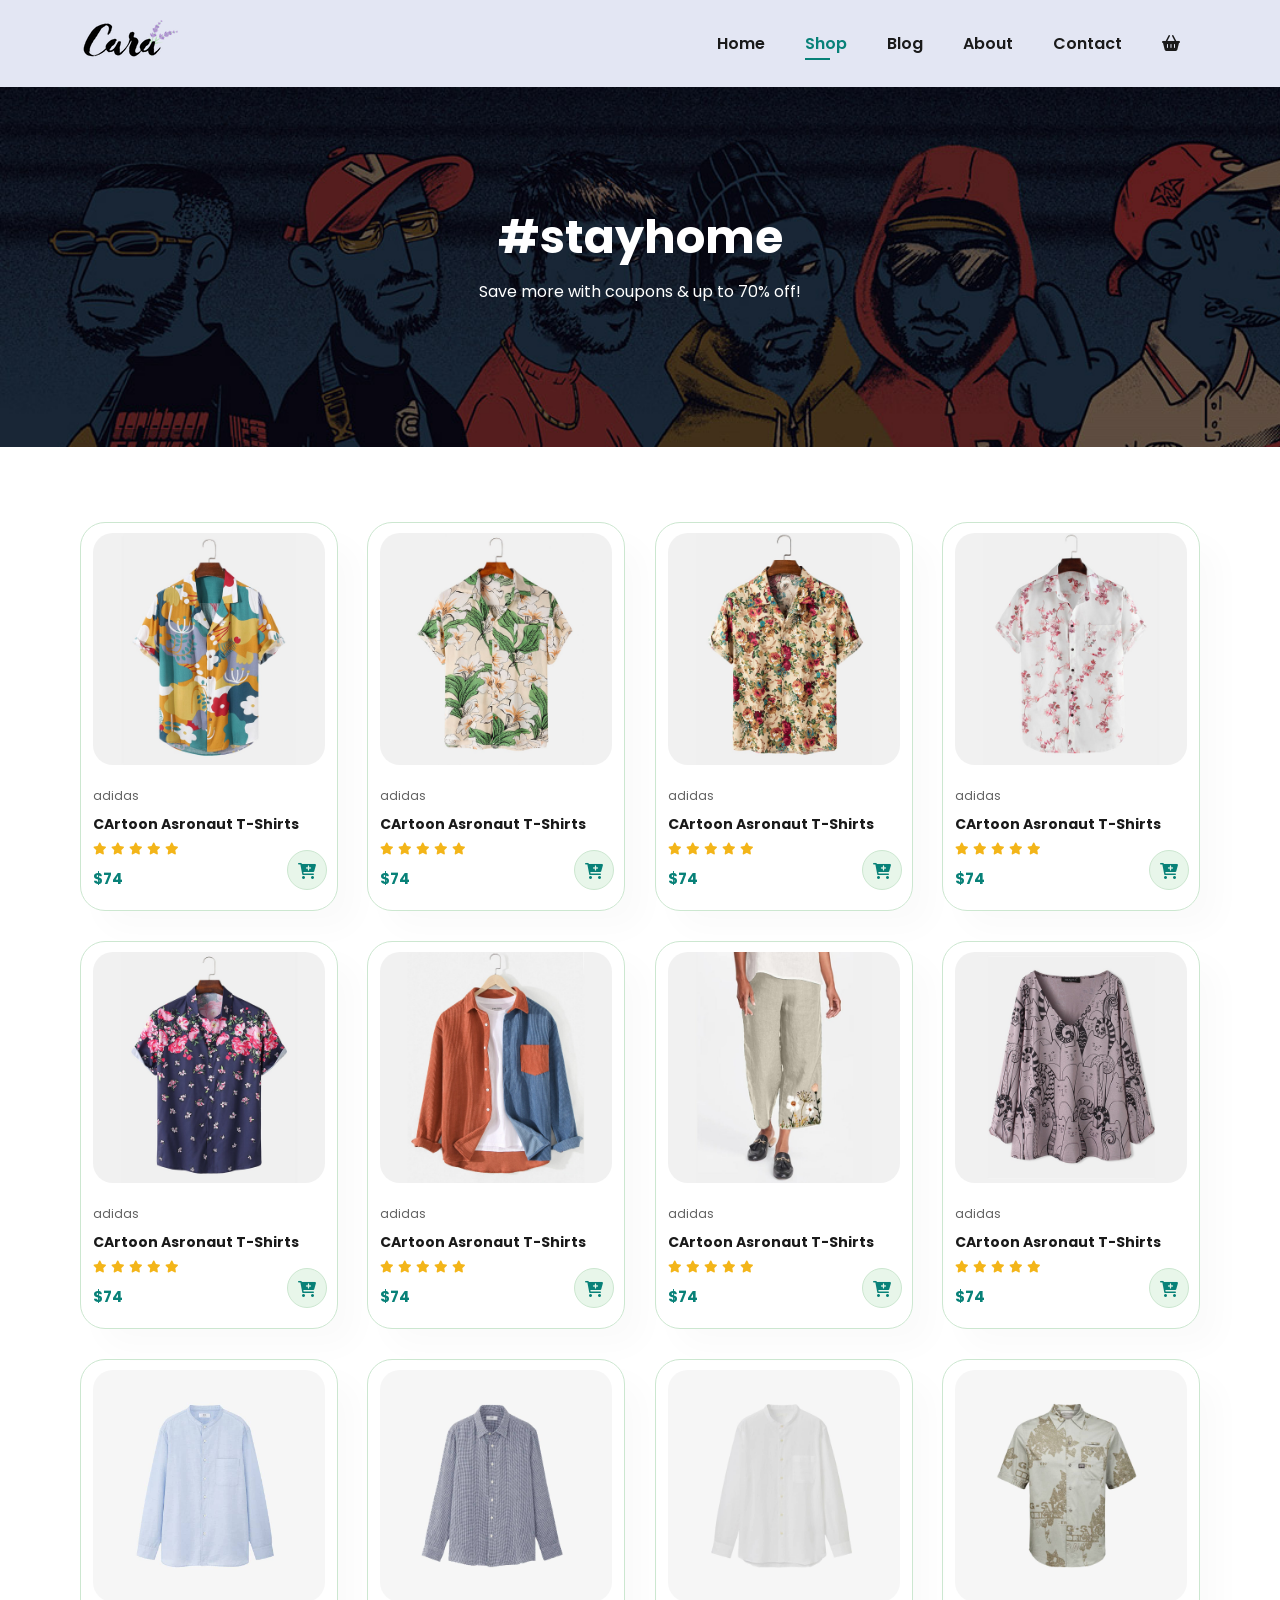
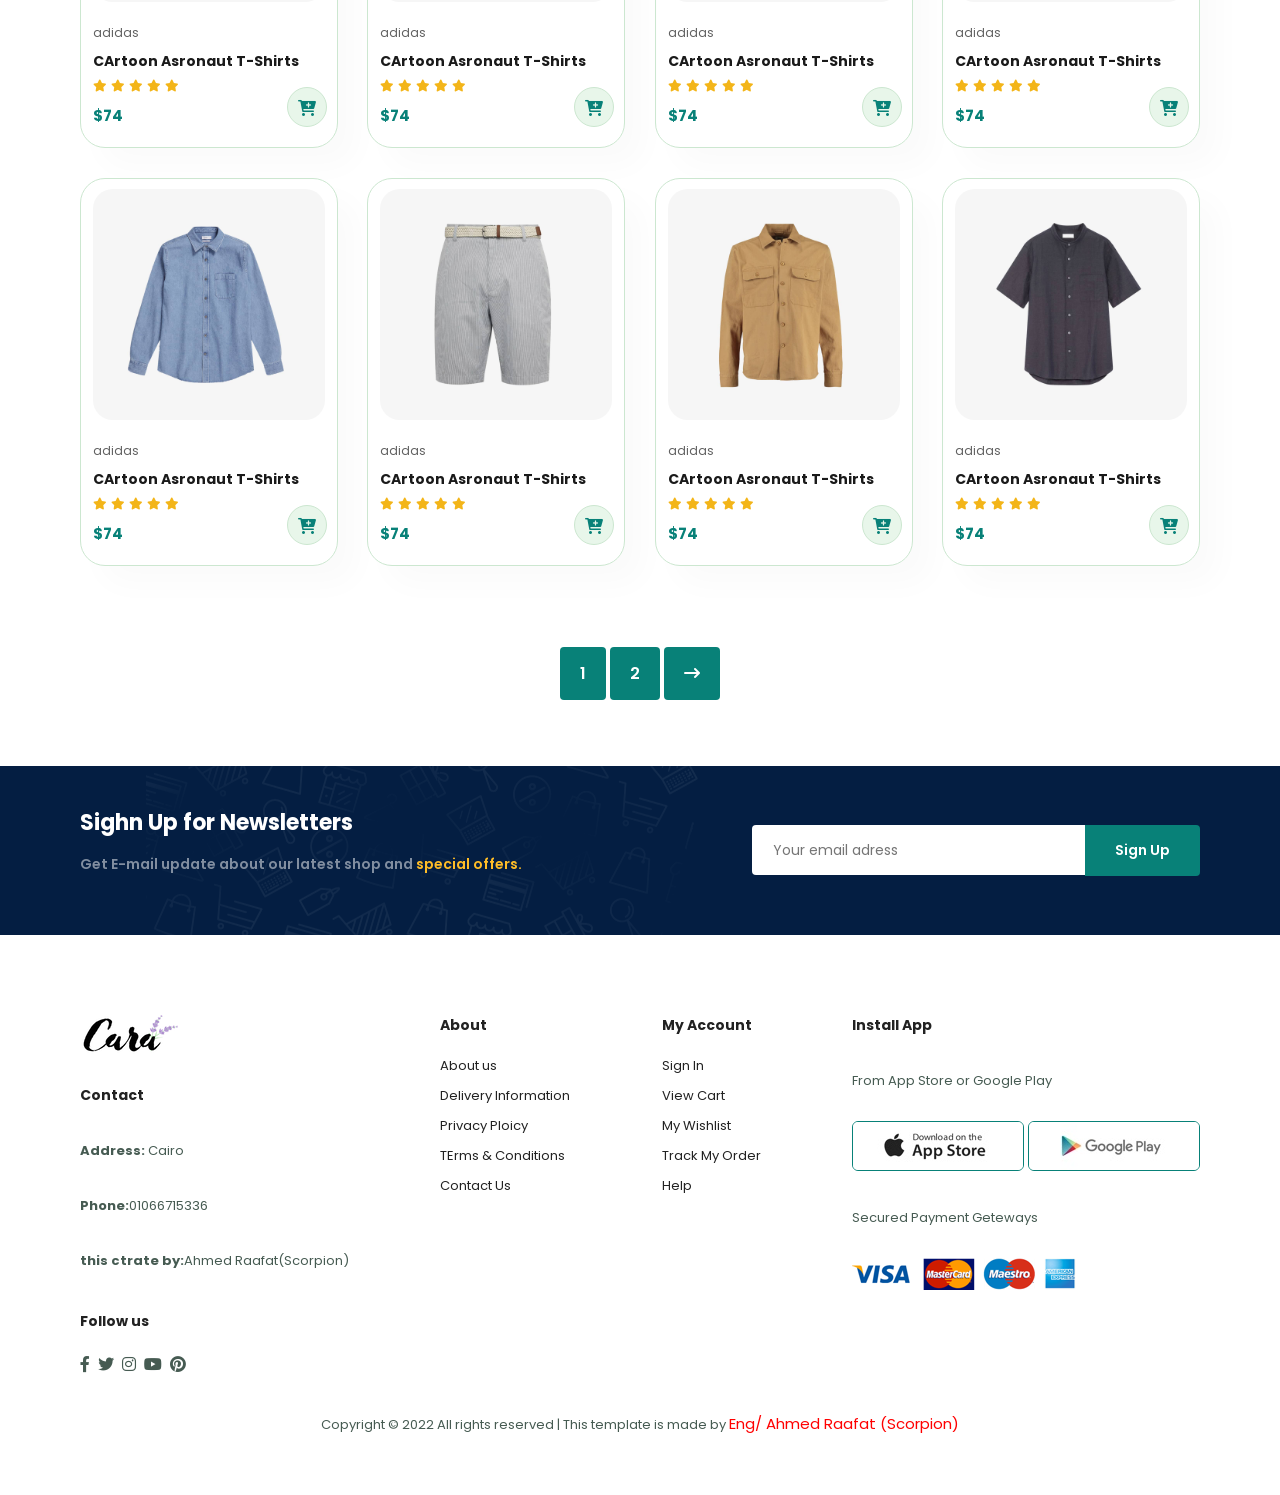
<file: shop.html>
<!DOCTYPE html>
<html lang="en">
<head>
    <meta charset="UTF-8">
    <meta http-equiv="X-UA-Compatible" content="IE=edge">
    <meta name="viewport" content="width=device-width, initial-scale=1.0">
    <title>Document</title>
    <link rel="stylesheet" href="css/all.min.css">
    <link rel="stylesheet" href="css/style.css">
</head>
<body>
<!-- *************************SECTION HEADER********************* -->
    <section id="header">
        <a href="#"><img src="img/logo.png" class="logo" alt=""></a>
        <div>
            <ul id="navbar">
                <li><a  href="index.html">Home</a></li>
                <li><a class="active" href="shop.html">Shop</a></li>
                <li><a href="blog.html">Blog</a></li>
                <li><a href="about.html">About</a></li>
                <li><a href="contact.html">Contact</a></li>
                <li id="lg-bag"><a href="cart.html"><i class="fa-solid fa-basket-shopping"></i></a></li>
                <a href="#" id="close"><i class="fa-solid fa-xmark"></i></a>
            </ul>
        </div>
        <div id="mobile">
            <a href="cart.html" ><i class="fa-solid fa-basket-shopping"></i></a>
            <i id="bar"  class="fas fa-outdent"></i>
        </div>
    </section>
<!-- *************************SECTION HERO********************* -->
    <section id="page-header">
        <h2 >#stayhome</h2>
        <p>Save more with coupons & up to 70% off!</p>
    </section>
<!-- *************************SECTION Product1********************* -->
    <section id="product1" class="secction-p1">

        <div class="pro-container">
            <div class="pro" onclick="window.location.href=`sproduct.html`;">
                <img src="img/products/f1.jpg" alt="">
                <div class="des">
                    <span>adidas</span>
                    <h5>CArtoon Asronaut T-Shirts</h5>
                    <div class="star">
                        <i class="fa-solid fa-star"></i>
                        <i class="fa-solid fa-star"></i>
                        <i class="fa-solid fa-star"></i>
                        <i class="fa-solid fa-star"></i>
                        <i class="fa-solid fa-star"></i>
                    </div>
                    <h4>$74</h4>
                </div>
                <a href="#"><i class="fa-solid fa-cart-plus cart"></i></a>
            </div>
            <div class="pro">
                <img src="img/products/f2.jpg" alt="">
                <div class="des">
                    <span>adidas</span>
                    <h5>CArtoon Asronaut T-Shirts</h5>
                    <div class="star">
                        <i class="fa-solid fa-star"></i>
                        <i class="fa-solid fa-star"></i>
                        <i class="fa-solid fa-star"></i>
                        <i class="fa-solid fa-star"></i>
                        <i class="fa-solid fa-star"></i>
                    </div>
                    <h4>$74</h4>
                </div>
                <a href="#"><i class="fa-solid fa-cart-plus cart"></i></a>
            </div>
            <div class="pro">
                <img src="img/products/f3.jpg" alt="">
                <div class="des">
                    <span>adidas</span>
                    <h5>CArtoon Asronaut T-Shirts</h5>
                    <div class="star">
                        <i class="fa-solid fa-star"></i>
                        <i class="fa-solid fa-star"></i>
                        <i class="fa-solid fa-star"></i>
                        <i class="fa-solid fa-star"></i>
                        <i class="fa-solid fa-star"></i>
                    </div>
                    <h4>$74</h4>
                </div>
                <a href="#"><i class="fa-solid fa-cart-plus cart"></i></a>
            </div>
            <div class="pro">
                <img src="img/products/f4.jpg" alt="">
                <div class="des">
                    <span>adidas</span>
                    <h5>CArtoon Asronaut T-Shirts</h5>
                    <div class="star">
                        <i class="fa-solid fa-star"></i>
                        <i class="fa-solid fa-star"></i>
                        <i class="fa-solid fa-star"></i>
                        <i class="fa-solid fa-star"></i>
                        <i class="fa-solid fa-star"></i>
                    </div>
                    <h4>$74</h4>
                </div>
                <a href="#"><i class="fa-solid fa-cart-plus cart"></i></a>
            </div>
            <div class="pro">
                <img src="img/products/f5.jpg" alt="">
                <div class="des">
                    <span>adidas</span>
                    <h5>CArtoon Asronaut T-Shirts</h5>
                    <div class="star">
                        <i class="fa-solid fa-star"></i>
                        <i class="fa-solid fa-star"></i>
                        <i class="fa-solid fa-star"></i>
                        <i class="fa-solid fa-star"></i>
                        <i class="fa-solid fa-star"></i>
                    </div>
                    <h4>$74</h4>
                </div>
                <a href="#"><i class="fa-solid fa-cart-plus cart"></i></a>
            </div>
            <div class="pro">
                <img src="img/products/f6.jpg" alt="">
                <div class="des">
                    <span>adidas</span>
                    <h5>CArtoon Asronaut T-Shirts</h5>
                    <div class="star">
                        <i class="fa-solid fa-star"></i>
                        <i class="fa-solid fa-star"></i>
                        <i class="fa-solid fa-star"></i>
                        <i class="fa-solid fa-star"></i>
                        <i class="fa-solid fa-star"></i>
                    </div>
                    <h4>$74</h4>
                </div>
                <a href="#"><i class="fa-solid fa-cart-plus cart"></i></a>
            </div>
            <div class="pro">
                <img src="img/products/f7.jpg" alt="">
                <div class="des">
                    <span>adidas</span>
                    <h5>CArtoon Asronaut T-Shirts</h5>
                    <div class="star">
                        <i class="fa-solid fa-star"></i>
                        <i class="fa-solid fa-star"></i>
                        <i class="fa-solid fa-star"></i>
                        <i class="fa-solid fa-star"></i>
                        <i class="fa-solid fa-star"></i>
                    </div>
                    <h4>$74</h4>
                </div>
                <a href="#"><i class="fa-solid fa-cart-plus cart"></i></a>
            </div>
            <div class="pro">
                <img src="img/products/f8.jpg" alt="">
                <div class="des">
                    <span>adidas</span>
                    <h5>CArtoon Asronaut T-Shirts</h5>
                    <div class="star">
                        <i class="fa-solid fa-star"></i>
                        <i class="fa-solid fa-star"></i>
                        <i class="fa-solid fa-star"></i>
                        <i class="fa-solid fa-star"></i>
                        <i class="fa-solid fa-star"></i>
                    </div>
                    <h4>$74</h4>
                </div>
                <a href="#"><i class="fa-solid fa-cart-plus cart"></i></a>
            </div>
            

<!-- *************************SECTION Product2********************* -->

        <div class="pro">
            <img src="img/products/n1.jpg" alt="">
            <div class="des">
                <span>adidas</span>
                <h5>CArtoon Asronaut T-Shirts</h5>
                <div class="star">
                    <i class="fa-solid fa-star"></i>
                    <i class="fa-solid fa-star"></i>
                    <i class="fa-solid fa-star"></i>
                    <i class="fa-solid fa-star"></i>
                    <i class="fa-solid fa-star"></i>
                </div>
                <h4>$74</h4>
            </div>
            <a href="#"><i class="fa-solid fa-cart-plus cart"></i></a>
        </div>
        <div class="pro">
            <img src="img/products/n2.jpg" alt="">
            <div class="des">
                <span>adidas</span>
                <h5>CArtoon Asronaut T-Shirts</h5>
                <div class="star">
                    <i class="fa-solid fa-star"></i>
                    <i class="fa-solid fa-star"></i>
                    <i class="fa-solid fa-star"></i>
                    <i class="fa-solid fa-star"></i>
                    <i class="fa-solid fa-star"></i>
                </div>
                <h4>$74</h4>
            </div>
            <a href="#"><i class="fa-solid fa-cart-plus cart"></i></a>
        </div>
        <div class="pro">
            <img src="img/products/n3.jpg" alt="">
            <div class="des">
                <span>adidas</span>
                <h5>CArtoon Asronaut T-Shirts</h5>
                <div class="star">
                    <i class="fa-solid fa-star"></i>
                    <i class="fa-solid fa-star"></i>
                    <i class="fa-solid fa-star"></i>
                    <i class="fa-solid fa-star"></i>
                    <i class="fa-solid fa-star"></i>
                </div>
                <h4>$74</h4>
            </div>
            <a href="#"><i class="fa-solid fa-cart-plus cart"></i></a>
        </div>
        <div class="pro">
            <img src="img/products/n4.jpg" alt="">
            <div class="des">
                <span>adidas</span>
                <h5>CArtoon Asronaut T-Shirts</h5>
                <div class="star">
                    <i class="fa-solid fa-star"></i>
                    <i class="fa-solid fa-star"></i>
                    <i class="fa-solid fa-star"></i>
                    <i class="fa-solid fa-star"></i>
                    <i class="fa-solid fa-star"></i>
                </div>
                <h4>$74</h4>
            </div>
            <a href="#"><i class="fa-solid fa-cart-plus cart"></i></a>
        </div>
        <div class="pro">
            <img src="img/products/n5.jpg" alt="">
            <div class="des">
                <span>adidas</span>
                <h5>CArtoon Asronaut T-Shirts</h5>
                <div class="star">
                    <i class="fa-solid fa-star"></i>
                    <i class="fa-solid fa-star"></i>
                    <i class="fa-solid fa-star"></i>
                    <i class="fa-solid fa-star"></i>
                    <i class="fa-solid fa-star"></i>
                </div>
                <h4>$74</h4>
            </div>
            <a href="#"><i class="fa-solid fa-cart-plus cart"></i></a>
        </div>
        <div class="pro">
            <img src="img/products/n6.jpg" alt="">
            <div class="des">
                <span>adidas</span>
                <h5>CArtoon Asronaut T-Shirts</h5>
                <div class="star">
                    <i class="fa-solid fa-star"></i>
                    <i class="fa-solid fa-star"></i>
                    <i class="fa-solid fa-star"></i>
                    <i class="fa-solid fa-star"></i>
                    <i class="fa-solid fa-star"></i>
                </div>
                <h4>$74</h4>
            </div>
            <a href="#"><i class="fa-solid fa-cart-plus cart"></i></a>
        </div>
        <div class="pro">
            <img src="img/products/n7.jpg" alt="">
            <div class="des">
                <span>adidas</span>
                <h5>CArtoon Asronaut T-Shirts</h5>
                <div class="star">
                    <i class="fa-solid fa-star"></i>
                    <i class="fa-solid fa-star"></i>
                    <i class="fa-solid fa-star"></i>
                    <i class="fa-solid fa-star"></i>
                    <i class="fa-solid fa-star"></i>
                </div>
                <h4>$74</h4>
            </div>
            <a href="#"><i class="fa-solid fa-cart-plus cart"></i></a>
        </div>
        <div class="pro">
            <img src="img/products/n8.jpg" alt="">
            <div class="des">
                <span>adidas</span>
                <h5>CArtoon Asronaut T-Shirts</h5>
                <div class="star">
                    <i class="fa-solid fa-star"></i>
                    <i class="fa-solid fa-star"></i>
                    <i class="fa-solid fa-star"></i>
                    <i class="fa-solid fa-star"></i>
                    <i class="fa-solid fa-star"></i>
                </div>
                <h4>$74</h4>
            </div>
            <a href="#"><i class="fa-solid fa-cart-plus cart"></i></a>
        </div>
    </div>
</section>

<!-- *************************SECTION Sighm-UP********************* -->

<section id="pagination" class="secction-p1">
    <a href="#">1</a>
    <a href="#">2</a>
    <a href="#"><i class="fa-solid fa-arrow-right-long"></i></a>
</section>






<!-- *************************SECTION Sighm-UP********************* -->
    <section id="newsletter" class="secction-p1 secction-m1">
        <div class="newstext">
            <h4>Sighn Up for Newsletters</h4>
            <p>Get E-mail update about our latest shop and <span>special offers.</span></p>
        </div>
        <div class="form">
            <input type="text" placeholder="Your email adress">
            <button class="normal">Sign Up</button>
        </div>
    </section>
<!-- *************************SECTION Footer********************* -->
<footer class="secction-p1">
        <div class="col">
            <img class="logo" src="img/logo.png" alt="">
            <h4>Contact</h4>
            <p><strong>Address:</strong> Cairo</p>
            <p><strong>Phone:</strong>01066715336</p>
            <p><strong>this ctrate by:</strong>Ahmed Raafat(Scorpion)</p>
            <div class="follow">
                <h4>Follow us</h4>
                <div class="icon">
                    <i class="fa-brands fa-facebook-f"></i>
                    <i class="fa-brands fa-twitter"></i>
                    <i class="fa-brands fa-instagram"></i>
                    <i class="fa-brands fa-youtube"></i>
                    <i class="fa-brands fa-pinterest"></i>
                </div>
            </div>
        </div>
        <div class="col">
            <h4>About</h4>
            <a href="#">About us</a>
            <a href="#">Delivery Information</a>
            <a href="#">Privacy Ploicy</a>
            <a href="#">TErms & Conditions</a>
            <a href="#">Contact Us</a>
        </div>

        <div class="col">
            <h4>My Account</h4>
            <a href="#">Sign In</a>
            <a href="#">View Cart</a>
            <a href="#">My Wishlist</a>
            <a href="#">Track My Order</a>
            <a href="#">Help</a>
        </div>

        <div class="col install">
            <h4>Install App</h4>
            <p>From App Store or Google Play</p>
            <div class="row">
                <img src="img/pay/app.jpg" alt="">
                <img src="img/pay/play.jpg" alt="">
            </div>
            <p>Secured Payment Geteways</p>
            <img src="img/pay/pay.png" alt="">
        </div>
        <div class="copyright">
            <p>
                Copyright &copy; 2022 All rights reserved | This template is made by
                <span>Eng/ Ahmed Raafat (Scorpion)</span>
            </p> 
        </div>
    </footer>
    <script src="main.js"></script>
</body>
</html>
</file>
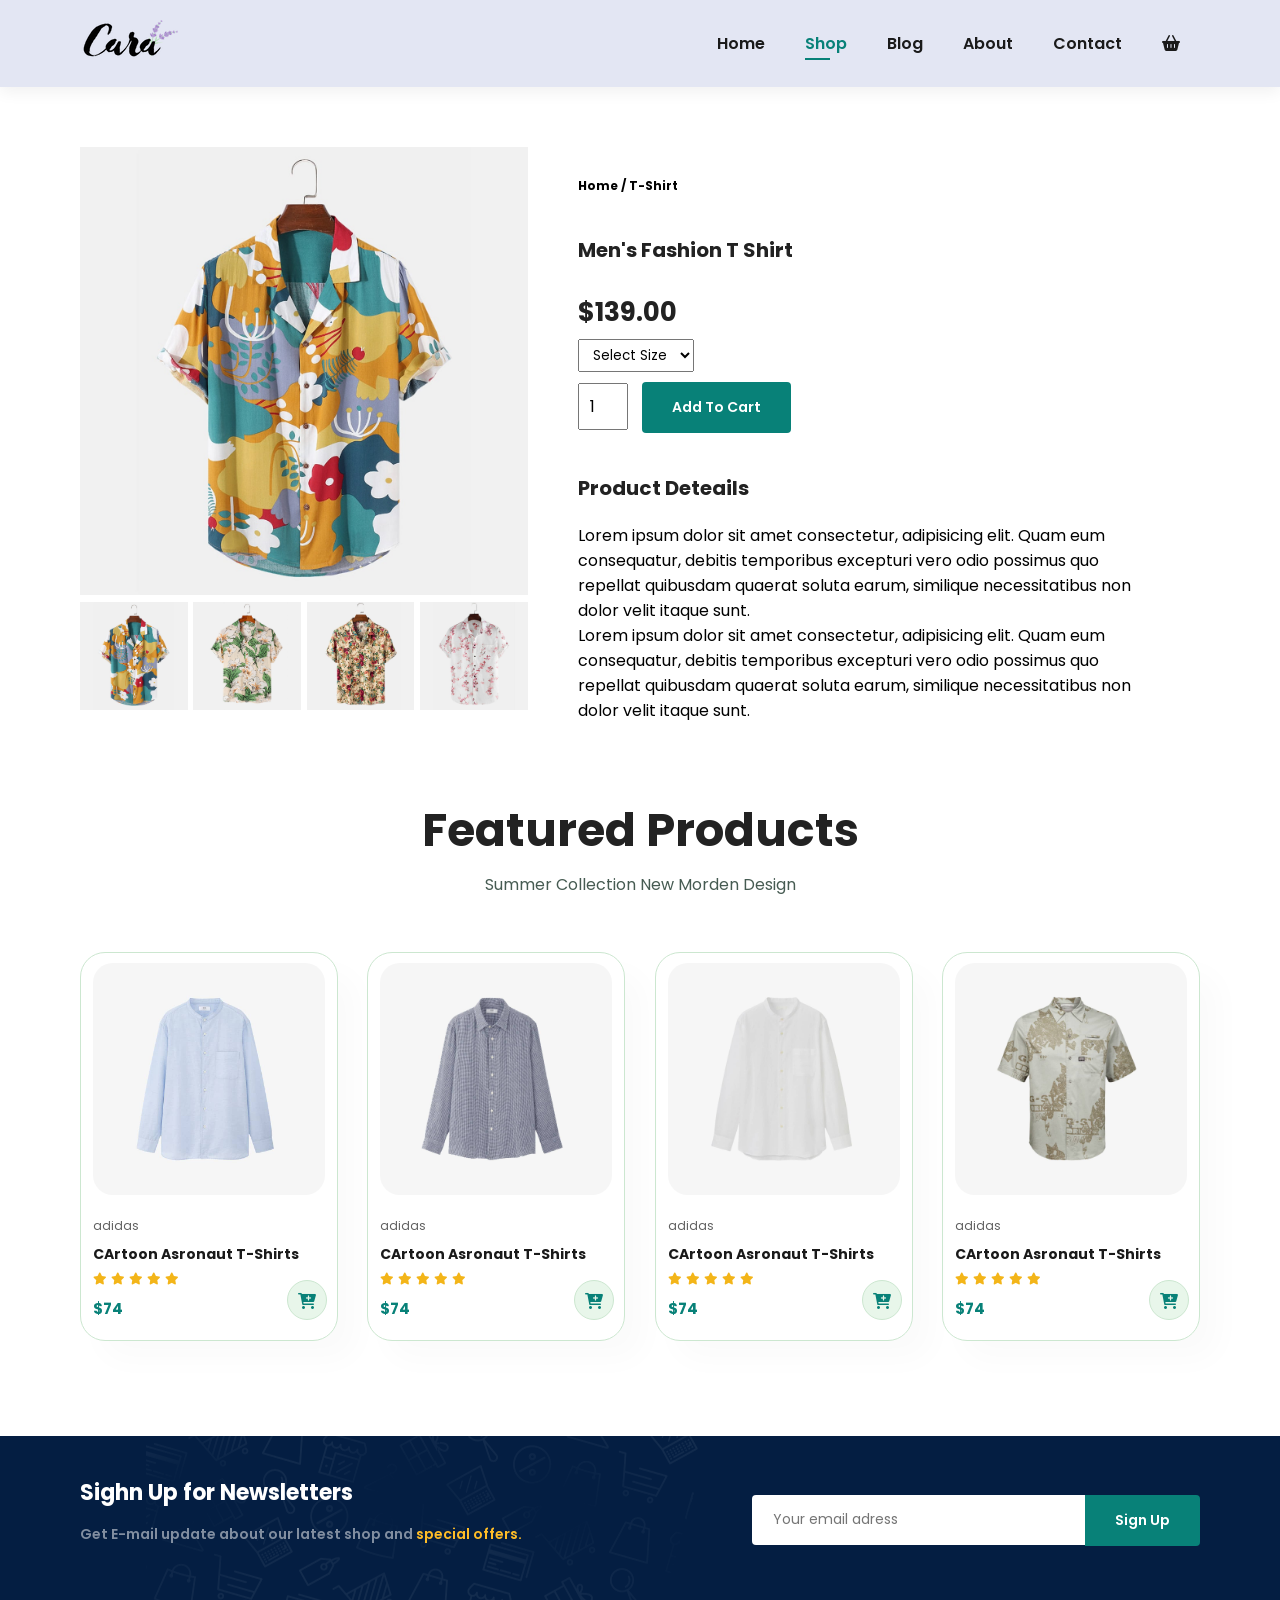
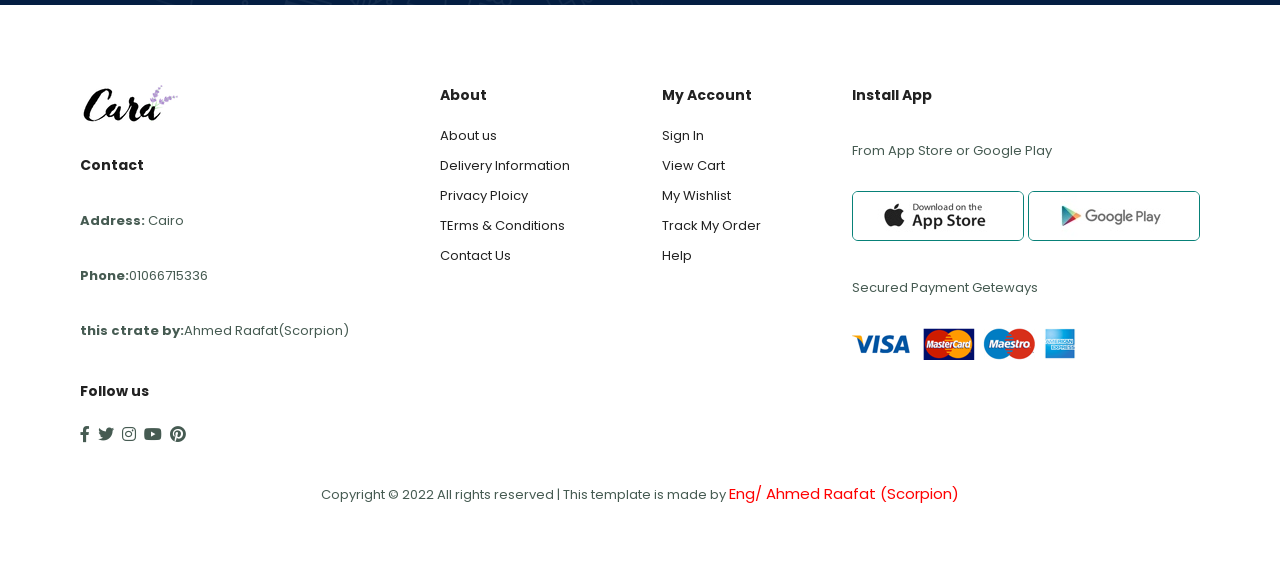
<file: sproduct.html>
<!DOCTYPE html>
<html lang="en">
<head>
    <meta charset="UTF-8">
    <meta http-equiv="X-UA-Compatible" content="IE=edge">
    <meta name="viewport" content="width=device-width, initial-scale=1.0">
    <title>Document</title>
    <link rel="stylesheet" href="css/all.min.css">
    <link rel="stylesheet" href="css/style.css">
</head>
<body>
<!-- *************************SECTION HEADER********************* -->
    <section id="header">
        <a href="#"><img src="img/logo.png" class="logo" alt=""></a>
        <div>
            <ul id="navbar">
                <li><a  href="index.html">Home</a></li>
                <li><a class="active" href="shop.html">Shop</a></li>
                <li><a href="blog.html">Blog</a></li>
                <li><a href="about.html">About</a></li>
                <li><a href="contact.html">Contact</a></li>
                <li id="lg-bag"><a href="cart.html"><i class="fa-solid fa-basket-shopping"></i></a></li>
                <a href="#" id="close"><i class="fa-solid fa-xmark"></i></a>
            </ul>
        </div>
        <div id="mobile">
            <a href="cart.html" ><i class="fa-solid fa-basket-shopping"></i></a>
            <i id="bar"  class="fas fa-outdent"></i>
        </div>
    </section>
    <!-- *************************SECTION prodetails********************* -->
    <section id="prodetails" class="secction-p1">
        <div class="singil-pro-image">
            <img src="img/products/f1.jpg" width="100%" id="MainImg">
            <div class="small-img-group">
                <div class="small-img-col">
                    <img src="img/products/f1.jpg" width="100%" class="small-img" alt="">
                </div>
                <div class="small-img-col">
                    <img src="img/products/f2.jpg" width="100%" class="small-img" alt="">
                </div>
                <div class="small-img-col">
                    <img src="img/products/f3.jpg" width="100%" class="small-img" alt="">
                </div>
                <div class="small-img-col">
                    <img src="img/products/f4.jpg" width="100%" class="small-img" alt="">
                </div>
            </div>
            <!-- 15:44 -->
        </div>

        <div class="single-pro-details">
            <h6>Home / T-Shirt</h6>
            <h4>Men's Fashion T Shirt </h4>
            <h2>$139.00</h2>
            <select>
                <option>Select Size</option>
                <option>XL</option>
                <option>XXL</option>
                <option>Small</option>
                <option>Large</option>
            </select>
            <input type="number" value="1">
            <button class="normal">Add To Cart</button>
            <h4>Product Deteails</h4>
            <span>
                Lorem ipsum dolor sit amet consectetur, adipisicing elit. Quam eum consequatur, debitis temporibus excepturi vero odio possimus quo repellat quibusdam quaerat soluta earum, similique necessitatibus non dolor velit itaque sunt.
                <br>
                Lorem ipsum dolor sit amet consectetur, adipisicing elit. Quam eum consequatur, debitis temporibus excepturi vero odio possimus quo repellat quibusdam quaerat soluta earum, similique necessitatibus non dolor velit itaque sunt.
                
            </span>
            <!-- 20:11 -->
        </div>
    </section>


    <section id="product1" class="secction-p1">
        <h2>Featured Products</h2>
        <p>Summer Collection New Morden Design</p>
        <div class="pro-container">
            <div class="pro">
                <img src="img/products/n1.jpg" alt="">
                <div class="des">
                    <span>adidas</span>
                    <h5>CArtoon Asronaut T-Shirts</h5>
                    <div class="star">
                        <i class="fa-solid fa-star"></i>
                        <i class="fa-solid fa-star"></i>
                        <i class="fa-solid fa-star"></i>
                        <i class="fa-solid fa-star"></i>
                        <i class="fa-solid fa-star"></i>
                    </div>
                    <h4>$74</h4>
                </div>
                <a href="#"><i class="fa-solid fa-cart-plus cart"></i></a>
            </div>
            <div class="pro">
                <img src="img/products/n2.jpg" alt="">
                <div class="des">
                    <span>adidas</span>
                    <h5>CArtoon Asronaut T-Shirts</h5>
                    <div class="star">
                        <i class="fa-solid fa-star"></i>
                        <i class="fa-solid fa-star"></i>
                        <i class="fa-solid fa-star"></i>
                        <i class="fa-solid fa-star"></i>
                        <i class="fa-solid fa-star"></i>
                    </div>
                    <h4>$74</h4>
                </div>
                <a href="#"><i class="fa-solid fa-cart-plus cart"></i></a>
            </div>
            <div class="pro">
                <img src="img/products/n3.jpg" alt="">
                <div class="des">
                    <span>adidas</span>
                    <h5>CArtoon Asronaut T-Shirts</h5>
                    <div class="star">
                        <i class="fa-solid fa-star"></i>
                        <i class="fa-solid fa-star"></i>
                        <i class="fa-solid fa-star"></i>
                        <i class="fa-solid fa-star"></i>
                        <i class="fa-solid fa-star"></i>
                    </div>
                    <h4>$74</h4>
                </div>
                <a href="#"><i class="fa-solid fa-cart-plus cart"></i></a>
            </div>
            <div class="pro">
                <img src="img/products/n4.jpg" alt="">
                <div class="des">
                    <span>adidas</span>
                    <h5>CArtoon Asronaut T-Shirts</h5>
                    <div class="star">
                        <i class="fa-solid fa-star"></i>
                        <i class="fa-solid fa-star"></i>
                        <i class="fa-solid fa-star"></i>
                        <i class="fa-solid fa-star"></i>
                        <i class="fa-solid fa-star"></i>
                    </div>
                    <h4>$74</h4>
                </div>
                <a href="#"><i class="fa-solid fa-cart-plus cart"></i></a>
            </div>
        </div>
    </section>





<!-- *************************SECTION Sighm-UP********************* -->
    <section id="newsletter" class="secction-p1 secction-m1">
        <div class="newstext">
            <h4>Sighn Up for Newsletters</h4>
            <p>Get E-mail update about our latest shop and <span>special offers.</span></p>
        </div>
        <div class="form">
            <input type="text" placeholder="Your email adress">
            <button class="normal">Sign Up</button>
        </div>
    </section>
<!-- *************************SECTION Footer********************* -->
<footer class="secction-p1">
        <div class="col">
            <img class="logo" src="img/logo.png" alt="">
            <h4>Contact</h4>
            <p><strong>Address:</strong> Cairo</p>
            <p><strong>Phone:</strong>01066715336</p>
            <p><strong>this ctrate by:</strong>Ahmed Raafat(Scorpion)</p>
            <div class="follow">
                <h4>Follow us</h4>
                <div class="icon">
                    <i class="fa-brands fa-facebook-f"></i>
                    <i class="fa-brands fa-twitter"></i>
                    <i class="fa-brands fa-instagram"></i>
                    <i class="fa-brands fa-youtube"></i>
                    <i class="fa-brands fa-pinterest"></i>
                </div>
            </div>
        </div>
        <div class="col">
            <h4>About</h4>
            <a href="#">About us</a>
            <a href="#">Delivery Information</a>
            <a href="#">Privacy Ploicy</a>
            <a href="#">TErms & Conditions</a>
            <a href="#">Contact Us</a>
        </div>

        <div class="col">
            <h4>My Account</h4>
            <a href="#">Sign In</a>
            <a href="#">View Cart</a>
            <a href="#">My Wishlist</a>
            <a href="#">Track My Order</a>
            <a href="#">Help</a>
        </div>

        <div class="col install">
            <h4>Install App</h4>
            <p>From App Store or Google Play</p>
            <div class="row">
                <img src="img/pay/app.jpg" alt="">
                <img src="img/pay/play.jpg" alt="">
            </div>
            <p>Secured Payment Geteways</p>
            <img src="img/pay/pay.png" alt="">
        </div>
        <div class="copyright">
            <p>
                Copyright &copy; 2022 All rights reserved | This template is made by
                <span>Eng/ Ahmed Raafat (Scorpion)</span>
            </p> 
        </div>
    </footer>



    <script></script>
    <script src="main.js"></script>
</body>
</html>
</file>
<file: css/style.css>
@import url('https://fonts.googleapis.com/css2?family=Fredoka+One&family=Poppins:wght@300;400;500;600&display=swap');
*{
    margin: 0;
    padding: 0;
    box-sizing: border-box;
    font-family: 'Poppins', sans-serif;
}
h1 {
    font-size: 50px;
    line-height: 64px;
    color: #222;
}
h2 {
    font-size: 46px;
    line-height: 54px;
    color: #222;
}
h4 {
    font-size: 20px;
    color: #222;
}
h6 {
    font-weight: 700;
    font-size: 12px;
}
p {
    font-size: 16px;
    color: #465b52;
    margin: 15px 0 20px 0;
}
.secction-p1{
    padding: 40px 80px;
}
.secction-m1{
    margin: 40px 0;
}
button.normal{
    font-size: 14px;
    font-weight: 600;
    padding: 15px 30px;
    color: #000;
    background-color: #fff;
    border-radius: 4px;
    cursor: pointer;
    border: none;
    outline: none;
    transition: 0.2s;
}
button.white{
    font-size: 13px;
    font-weight: 600;
    padding: 11px 18px;
    color: #fff;
    background-color: transparent;
    cursor: pointer;
    border: 1px solid #fff;
    outline: none;
    transition: 0.2s;
}
body {
    width: 100%;
}
/* ==================Start HEADER========================= */
#header {
    display: flex;
    align-items: center;
    justify-content: space-between;
    padding: 20px 80px;
    background: #E3E6F3;
    box-shadow: 0 5px 15px rgba(0, 0, 0, 0.06);
    z-index: 999;
    position: sticky;
    top: 0;
    left: 0;
}
#navbar {
    display: flex;
    align-items: center;
    justify-content: center;
}
#navbar li {
    list-style: none;
    padding: 0 20px;
    position: relative;
}
#navbar li a {
    text-decoration: none;
    font-size: 16px;
    font-weight: 600;
    color: #1a1a1a;
    transition: 0.3s ease;
}
#navbar li a:hover,
#navbar li a.active {
    color: #088178;
}
#navbar li a.active::after,
#navbar li a:hover::after{
    content: "";
    width: 30%;
    height: 2px;
    background: #088178;
    position: absolute;
    bottom: -4px;
    left: 20px;
}
#mobile {
    display: none;
    align-items: center;
}
#close{
    display: none;
}
/* ==================END HEADER========================= */

/* ===========================Home Page===================== */
/* ===========================SEction HERO===================== */
#hero {
    background-image: url("../img/hero4.png");
    height: 90vh;
    width: 100%;
    background-size: cover;
    background-position: top 25% right 0;
    padding: 0 80px;
    display: flex;
    flex-direction: column;
    align-items: flex-start;
    justify-content: center;
}
#hero h4 {
    padding-bottom: 15px;
}
#hero h1 {
    color: #088178;
}
#hero button {
    background-image: url("../img/button.png");
    background-color: transparent;
    color: #088178;
    border: 0;
    padding: 14px 80px 14px 65px;
    background-repeat: no-repeat;
    cursor: pointer;
    font-weight: 700;
    font-size: 15px;
}
/* ===========================SEction FETURE===================== */
#feature{
    display: flex;
    align-items: center;
    justify-content: space-between;
    flex-wrap: wrap;

}
#feature .fe-box {
    width: 180px;
    text-align: center;
    padding: 25px 15px;
    box-shadow: 20px 20px 34px rgba(0, 0, 0, 0.03);
    border: 1px solid #cce7d0;
    border-radius: 4px;
    margin: 15px 0;
}
#feature .fe-box:hover {
    box-shadow: 10px 10px 54px rgba(70, 62, 221, 0.1);
}
#feature .fe-box img {
    width: 100%;
    margin-bottom: 10px;
}
#feature .fe-box h6 {
    display: inline-block;
    padding: 9px 8px 6px 8px;
    line-height: 1;
    border-radius: 4px;
    color: #088178;
    background-color: #fdddee;
}
#feature .fe-box:nth-child(2) h6 {
    background-color: #cdebbc;
} 
#feature .fe-box:nth-child(3) h6 {
    background-color: #d1e8f2;
} 
#feature .fe-box:nth-child(4) h6 {
    background-color: #cdd4f8;
} 
#feature .fe-box:nth-child(5) h6 {
    background-color: #f6dbf6;
} 
#feature .fe-box:nth-child(6) h6 {
    background-color: #fff2e5;
} 
/* ===========================SEction Product1===================== */
#product1 {
    text-align: center;
}
#product1 .pro-container {
    display: flex;
    justify-content: space-between;
    padding-top: 20px;
    flex-wrap: wrap;
}
#product1 .pro{
    width: 23%;
    min-width: 250px;
    padding: 10px 12px;
    border: 1px solid #cce7d0;
    border-radius: 25px;
    cursor: pointer;
    box-shadow: 20px 20px 30px rgba(0, 0, 0, 0.02);
    margin: 15px 0;
    transition: 0.2s ease;
    position: relative;
}
#product1 .pro:hover{
    box-shadow: 20px 20px 30px rgba(0, 0, 0, 0.06);
}
#product1 .pro img {
    width: 100%;
    border-radius: 20px;
}
#product1 .pro .des {
    text-align: start;
    padding: 10px 0;
}
#product1 .pro .des span {
    color: #606060;
    font-size: 12px;
}
#product1 .pro .des h5 {
    padding-top: 7px;
    color: #1a1a1a;
    font-size: 14px;
}
#product1 .pro .des i {
    font-size: 12px;
    color: rgb(243, 181, 25);
}
#product1 .pro .des h4 {
    padding-top: 7px;
    font-size: 15px;
    font-weight: 700;
    color: #088178;
}
#product1 .pro  .cart {
    width: 40px;
    height: 40px;
    line-height: 40px;
    border-radius: 50px;
    background-color: #e8f6ea;
    /* font-weight: 500; */
    color: #088178;
    border: 1px solid #cce7d0;
    position: absolute;
    bottom: 20px;
    right: 10px;
}
/* ===========================SEction Banner===================== */
#banner {
    display: flex;
    justify-content: center;
    flex-direction: column;
    align-items: center;
    text-align: center;
    background-image: url("../img/banner/b2.jpg");
    width: 100%;
    height: 40vh;
    background-size: cover;
    background-position: center;
}
#banner h4 {
    color: #fff;
    font-size: 16px;
}
#banner h2 {
    color: #fff;
    font-size: 30px;
    padding: 10px 0;
}
#banner h2 span {
    color: #ef3636;
}
#banner button:hover {
    background: #088178;
    color: #fff;
}
/* ===========================SEction sm-banner===================== */
#sm-banner{
    display: flex;
    justify-content: space-between;
    flex-wrap: wrap;
    margin: 34px 91px;
}
#sm-banner .banner-box{
    display: flex;
    flex-direction: column;
    justify-content: center;
    align-items: flex-start;
    background-image: url("../img/banner/b17.jpg");
    /* min-width: 580px; */
    height: 40vh;
    background-size: cover;
    width: 48%;
    background-position: center;
    padding: 30px;
}
#sm-banner .banner-box2{
    background-image: url("../img/banner/b10.jpg");
}
#sm-banner h4 {
    color: #fff;
    font-size: 20px;
    font-weight: 300;
}
#sm-banner h2 {
    color: #fff;
    font-size: 28px;
    font-weight: 800;
}
#sm-banner span {
    color: #fff;
    font-size: 14px;
    font-weight: 500;
    padding-bottom: 15px;
}
#sm-banner .banner-box:hover button {
    background: #088178;
    border: 1px solid #088178;
}
#banner3{
    display: flex;
    justify-content: space-between;
    flex-wrap: wrap;
    padding: 0 80px;
}
#banner3 .banner-box{
    display: flex;
    flex-direction: column;
    justify-content: center;
    align-items: flex-start;
    background-image: url("../img/banner/b7.jpg");
    min-width: 30%;
    height: 30vh;
    background-size: cover;
    background-position: center;
    padding: 20px;
    margin-bottom: 20px;
}
#banner3 .banner-box2{
    background-image: url("../img/banner/b4.jpg");
}
#banner3 .banner-box3{
    background-image: url("../img/banner/b18.jpg");
}
#banner3 .banner-box img,
#banner3 .banner-box2 img,
#banner3 .banner-box3 img{
    transform: scale(1.09);
    transition: all 1s ease;
}
#banner3 .banner-box:hover,
#banner3 .banner-box2:hover ,
#banner3 .banner-box3:hover{
    filter: brightness(0.9);
    transform: scale(0.9);
    transition: all 2s ease;
} 
#banner3 h2 {
    color: #fff;
    font-weight: 900;
    font-size: 22px;
}
#banner3 h3 {
    color: #ec544e;
    font-weight: 800;
    font-size: 15px;
}
/* ===========================SEction SIGHN-UP===================== */
#newsletter {
    display: flex;
    justify-content: space-between;
    flex-wrap: wrap;
    align-items: center;
    background-image: url("../img/banner/b14.png");
    background-repeat: no-repeat;
    background-position: 20% 30%;
    background-color: #041e42;
}
#newsletter h4{
    font-size: 22px;
    font-weight: 700;
    color: #fff;
}
#newsletter p {
    font-size: 14px;
    font-weight: 600;
    color: #818ea0;
}
#newsletter p  span {
    color: #ffbd27;
}
#newsletter .form{
    display: flex;
    width: 40%;
}
#newsletter input {
    height: 3.125rem;
    padding: 0 1.25rem;
    font-size: 14px;
    width: 100%;
    border: 1px solid transparent;
    border-radius: 4px;
    outline: none;
    border-top-right-radius: 0;
    border-bottom-right-radius: 0;
}
#newsletter button {
    background-color: #088178;
    color: #fff;
    white-space: nowrap;
    border-top-left-radius: 0;
    border-bottom-left-radius: 0;
}
/* ===========================SEction Footer===================== */
footer{
    display: flex;
    flex-wrap: wrap;
    justify-content: space-between;
}
footer .col {
    display: flex;
    flex-direction: column;
    align-items: flex-start;
    margin-bottom: 20px;
}
footer .logo {
    margin-bottom: 30px;
}
footer h4 {
    font-size: 14px;
    margin-bottom: 20px;
}
footer p {
    font-size: 13px;
    margin-bottom: 0 0 8px 0;
}
footer a {
    font-size: 13px;
    text-decoration: none;
    color: #222;
    margin-bottom: 10px;
}
footer .follow {
    margin-top: 20px;
}
footer .follow i {
    color: #465b52;
    padding-right: 4px;
    cursor: pointer;
}
footer .install .row img {
    border: 1px solid #088178;
    border-radius: 6px;
}
footer .install img {
    margin: 10px 0 15px 0;
}
footer .follow i:hover,
footer a:hover{
    color: #088178;
}
footer .copyright {
    width: 100%;
    text-align: center;
    font-size: 10px;
}
footer .copyright span {
    color: red;
    font-size: 15px;
}
/* ************************************************** */
/* ================================================== */
/* ################################################### */
/* ------------------------SHOP BAGE--------------------------- */
#page-header {
    background-image: url("../img/banner/b1.jpg");
    width: 100%;
    height: 40vh;
    background-size: cover;
    display: flex;
    justify-content: center;
    align-items: center;
    flex-direction: column;
    padding: 14px;
}
#page-header h2,
#page-header p {
    color: #fff;
}
#pagination{
    text-align: center;
}
#pagination a{
    text-decoration: none;
    background-color: #088178;
    padding: 15px 20px;
    border-radius: 4px;
    color: #fff;
    font-weight: 600;
}
#pagination a i {
    font-size: 16px;
    font-weight: 600;
}
/* ------------------------singil product--------------------------- */
#prodetails {
    display: flex;
    margin-top: 20px;
}
#prodetails .singil-pro-image{
    width: 40%;
    margin-right: 50px;
}
.small-img-group {
    display: flex;
    justify-content: space-between;
}
.small-img-col{
    flex-basis: 24%;
    cursor: pointer;
}
#prodetails .single-pro-details{
    width: 50%;
    padding-top: 30px;
}
#prodetails .single-pro-details h4 {
    padding: 40px 0 20px 0;
}
#prodetails .single-pro-details h2 {
    font-size: 26px;
}
#prodetails .single-pro-details select {
    display: block;
    padding: 5px 10px;
    margin-bottom: 10px;
}
#prodetails .single-pro-details input {
    width: 50px;
    height: 47px;
    padding-left: 10px;
    font-size: 16px;
    margin-right: 10px;
}
#prodetails .single-pro-details input:focus {
    outline: none;
}
#prodetails .single-pro-details button {
    background: #088178;
    color: #fff;
}
#prodetails .single-pro-details span {
    line-height: 25px;
}
/* ************************************************** */
/* ================================================== */
/* ################################################### */
/* ------------------------Blog BAGE--------------------------- */
#page-header.blog-header {
    background-image: url("../img/banner/b19.jpg");
}
#blog {
    padding: 150px 150px 0 150px;
}
#blog .blog-box {
    display: flex;
    align-items: center;
    width: 100%;
    position: relative;
    padding-bottom: 90px;
}
#blog .blog-img{
    width: 50%;
    margin-right: 40px;
}
#blog img{
    width: 96%;
    /* *********** */
    height: 380px;
    object-fit: cover;
}
#blog .blog-derails{
    width: 68%;
}
#blog .blog-derails a {
    text-decoration: none;
    font-size: 13px;
    color: #000;
    font-weight: 700;
    position: relative;
    transition: 0.3s;
}
#blog .blog-derails a::after {
    content: '';
    width: 50px;
    height: 1px;
    background-color: #000;
    position: absolute;
    top: 4px;
    right: -60px;
}
#blog .blog-derails a:hover{
    color: #088178;
}
#blog .blog-derails a:hover::after{
    background-color: #088178;
}
#blog .blog-box h1 {
    position: absolute;
    top: -40px;
    left: 0;
    font-size: 70px;
    font-weight: 700;
    color: #c9cbce;
    z-index: -9;
}

/* ************************************************** */
/* ================================================== */
/* ################################################### */
/* ------------------------About BAGE--------------------------- */
#page-header.about-header {
    background-image: url("../img/about/banner.png");
}
#about-head {
    display: flex;
    align-items: center;
}
#about-head img {
    width: 50%;
    height: auto;
}
#about-head div {
    padding-left: 40px;
}
#about-app{
    align-items: center;
    text-align: center;
}
#about-app .video {
    width: 70%;
    height: 100%;
    margin: 30px auto 0 auto;
} 
#about-app .video video {
    width: 100%;
    height: 100%;
    border-radius: 20px;
}

/* ************************************************** */
/* ================================================== */
/* ################################################### */
/* ------------------------contact-details BAGE--------------------------- */
#contact-details {
    display: flex;
    align-items: center;
    justify-content: space-between ;
}
#contact-details .details {
    width: 40%;
}
#contact-details .details span,
#form-details form span {
    font-size: 12px;
}
#contact-details .details h2,
#form-details form h2 {
    font-size: 26px;
    line-height: 35px;
    padding: 20px 0;
}
#contact-details .details h3 {
    font-size: 16px;
    padding-bottom: 15px;
}
#contact-details .details li {
    list-style: none;
    display: flex;
    padding: 10px 0;
}
#contact-details .details li i {
    font-size: 14px;
    padding-right: 22px;
}
#contact-details .details li p {
    margin: 0;
    font-size: 14px;
}
#contact-details .map {
    width: 55%;
    height: 400px;
}
#contact-details .map  iframe{
    width: 100%;
    height: 100%;
}
#form-details {
    display: flex;
    justify-content: space-between;
    margin: 30px;
    padding: 80px;
    border: 1px solid #e1e1e1;
}
#form-details form {
    width: 65%;
    display: flex;
    flex-direction: column;
    align-items: flex-start;
}
#form-details form input,
#form-details form textarea {
    width: 100%;
    padding: 12px 15px;
    outline: none;
    margin-bottom: 20px;
    border: 1px solid #e1e1e1;
}
#form-details form button {
    background-color: #088178;
    color: #fff;
}
#form-details .people div {
    padding-bottom: 25px;
    display: flex;
    align-items: flex-start;
}
#form-details .people div img {
    width: 65px;
    height: 65px;
    object-fit: cover;
    margin-right: 15px;
}
#form-details .people div p {
    margin: 0;
    font-size: 13px;
    line-height: 25px;
}
#form-details .people div p span {
    display: block;
    font-size: 16px;
    font-weight: 600;
    color: #000;
}
/* ************************************************** */
/* ================================================== */
/* ################################################### */
/* ------------------------cart BAGE--------------------------- */
#cart {
    overflow-x: auto;
}
#cart table {
    width: 100%;
    border-collapse: collapse;
    table-layout: fixed;
    white-space: nowrap;
} 
#cart table img {
    width: 70px;
}
#cart table td:nth-child(1) {
    width: 100px;
    text-align: center;
}
#cart table td:nth-child(2) {
    width: 150px;
    text-align: center;
}
#cart table td:nth-child(3) {
    width: 250px;
    text-align: center;
}
#cart table td:nth-child(4), 
#cart table td:nth-child(5), 
#cart table td:nth-child(6) {
    width: 150px;
    text-align: center;
}
#cart table td:nth-child(5) input {
    width: 70px;
    padding: 10px 5px 10px 15px;
}
#cart table thead {
    border: 1px solid #e2e9e1;
    border-left: none;
    border-right: none;
}
#cart table thead td {
    font-weight: 700;
    text-transform: uppercase;
    font-size: 13px;
    padding: 18px 0;
}
#cart table tbody tr td {
    padding-top: 15px;
}
#cart table tbody td {
    font-size: 13px;
}
#cart-add {
    display: flex;
    flex-wrap: wrap;
    justify-content: space-between;
}
#coupon {
    width: 50%;
    margin-bottom: 30px;
}
#coupon h3,
#subtotal h3 {
    padding-bottom: 15px;
}
#coupon input {
    padding: 10px 20px;
    outline: none;
    width: 60%;
    margin-right: 10px;
    border: 1px solid #e2e9e1;
}
#coupon button,
#subtotal button {
    background-color: #088178;
    color: #fff;
    padding: 12px 20px;
}
#subtotal {
    width: 50%;
    margin-bottom: 30px;
    border: 1px solid #e2e9e1;
    padding: 30px;
}
#subtotal  table {
    border-collapse: collapse;
    width: 100%;
    margin-bottom: 20px;
}
#subtotal  table td {
    width: 50%;
    border: 1px solid #e2e9e1;
    padding: 10px;
    font-size: 13px;
}
/* ======================Responsive============================ */
@media screen and (max-width:1200px){
    .secction-p1{
        padding: 20px 20px;
    }
    /* ==================NAVBAR=================== */
    /* ================HERO SECTION====================== */
    #feature{
        justify-content: center;
    }
    #feature .fe-box {
        margin: 6px ;
    }
    #product1 .pro-container {
        justify-content: center;
    }
    #product1 .pro{
        margin: 15px;
    }
    #banner{
        /* height: 20vh; */
        height: 26vh;
    }
    #sm-banner .banner-box{
        width: 100%;
        height: 33vh;
        margin-bottom: 20px;
    }
    #banner3{
        padding: 0 40px;
    }
    #banner3 .banner-box{
        width: 28%;
    }
    #newsletter .form{
        width: 70%;
    }
    #sm-banner .banner-box{
        display: flex;
        flex-direction: column;
        justify-content: center;
        align-items: flex-start;
        /* background-image: url("/img/banner/b17.jpg"); */
        /* min-width: 580px; */
        height: 40vh;
        background-size: cover;
        width: 48%;
        background-position: center;
        padding: 30px;
    }
    #newsletter {
        padding: 40px 20px;
    }
    #newsletter .form{
        width: 42%;
    }
}
@media (max-width:799px){
    .secction-p1{
        padding: 40px 40px;
    }
    /* ==================NAVBAR=================== */
    #navbar{
        display: flex;
        flex-direction: column;
        align-items: flex-start;
        justify-content: flex-start;
        position: fixed;
        top: 0;
        right: -300px;
        height: 100vh;
        width: 300px;
        background-color: #E3E6F3;
        box-shadow: 0 40px 60px rgba(0, 0, 0, 0.1);
        padding: 80px 0 0 10px;
        transition: 0.3s;
    }
    #navbar.active{
        right: 0px;
    }
    #navbar li{
        margin-bottom: 25px;
    }
    #mobile {
        display: flex;
        align-items: center;
    }
    #mobile i {
        color: #1a1a1a;
        font-size: 24px;
        padding-left: 20px;
    }
    #close{
        display: flex;
        text-decoration: none;
        position: absolute;
        top: 30px;
        left: 30px;
        color: #222;
        font-size: 24px;
    }
    #lg-bag{
        display: none;
    }
    /* ================HERO SECTION====================== */
    #hero {
        height: 90vh;
        padding: 0 80px;
        background-position: top 30% right 30%;
    }
    #hero h2 {
        margin-right: 13rem;
    }
    #feature{
        justify-content: center;
    }
    #feature .fe-box {
        margin: 15px ;
    }
    #product1 .pro-container {
        justify-content: center;
    }
    #product1 .pro{
        margin: 15px;
    }
    #banner{
        /* height: 20vh; */
        height: 26vh;
    }
    #sm-banner .banner-box{
        width: 100%;
        height: 33vh;
        margin-bottom: 20px;
    }
    #banner3{
        padding: 0 40px;
    }
    #banner3 .banner-box{
        width: 28%;
    }
    #newsletter .form{
        width: 70%;
    }
    /* About bage */
    #about-head div h2 {
        font-size: 38px;
        text-align: center;
    }
    #about-head {
        /* display: flex; */
        flex-direction: column;
        /* align-items: center; */
    }
    #about-head  img{
        width: 100%;
        margin-bottom: 20px;
    }
    /* contact page */
    #form-details {
        padding: 40px;
    }
    #form-details form {
        width: 50%;
    }
    
}
@media (max-width:477px){
    #header{
        padding: 10px 30px;
    }
    h1 {
        font-size: 38px;
    }
    h2 {
        font-size: 32px;
    }
    #hero {
        padding: 0 20px;
        background-position: 61%;
    }
    #feature{
        justify-content: space-between;
    }
    #feature .fe-box {
        width: 134px;
        margin:0 0 15px 0;
    }
    #product1 .pro{
        width: 100%;
    }
    #banner{
        height: 40vh;
    }
    #sm-banner{
        display: flex;
        justify-content: space-between;
        flex-wrap: wrap;
        margin: 20px 17px;
    }
    #sm-banner .banner-box2{
        margin-top: 20px;
    }
    #banner3{
        padding: 0 20px;
    }
    #banner3 .banner-box{
        width: 100%;
    }
    #newsletter {
        padding: 40px 20px;
    }
    #newsletter .form{
        width: 100%;
    }
    /* single product */
    #prodetails{
        display: flex;
        flex-direction: column;
    }
    #prodetails .singil-pro-image{
        width: 100%;
        margin-right: 0px;
    }
    #prodetails .single-pro-details{
        width: 100%;
    }
    /* blog bage */
    #blog {
        padding: 100px 20px 0 20px;
    }
    #blog .blog-box {
        display: flex;
        flex-direction: column;
        align-items: flex-start;
    }
    #blog img{
        width: 190%;
        margin-right: 0px;
        margin-bottom: 30px;
    }
    #blog .blog-derails {
        width: 100%;
    }
    /* About bage */
    #about-head {
        flex-direction: column;
    }
    #about-head  img{
        width: 100%;
        margin-bottom: 20px;
    }
    #about-head div {
        padding-left: 0px;
    }
    #about-app .video {
        width: 100%;
    }
    /* contact page */
    #contact-details {
        flex-direction: column;
    }
    #contact-details .details {
        width: 100%;
        margin-bottom: 30px;
    }
    #contact-details .map {
        width: 100%;
    }
    #form-details {
        margin: 10px;
        padding: 30px 10px;
        flex-wrap: wrap;
    }
    #form-details form {
        width: 100%;
        margin-bottom: 30px;
    }
    /* cart page */
    #cart-add {
        flex-direction: column;
    }
    #coupon {
        width: 100%;
    }
    #subtotal {
        width: 100%;
        padding: 20px;
    }
}
</file>
